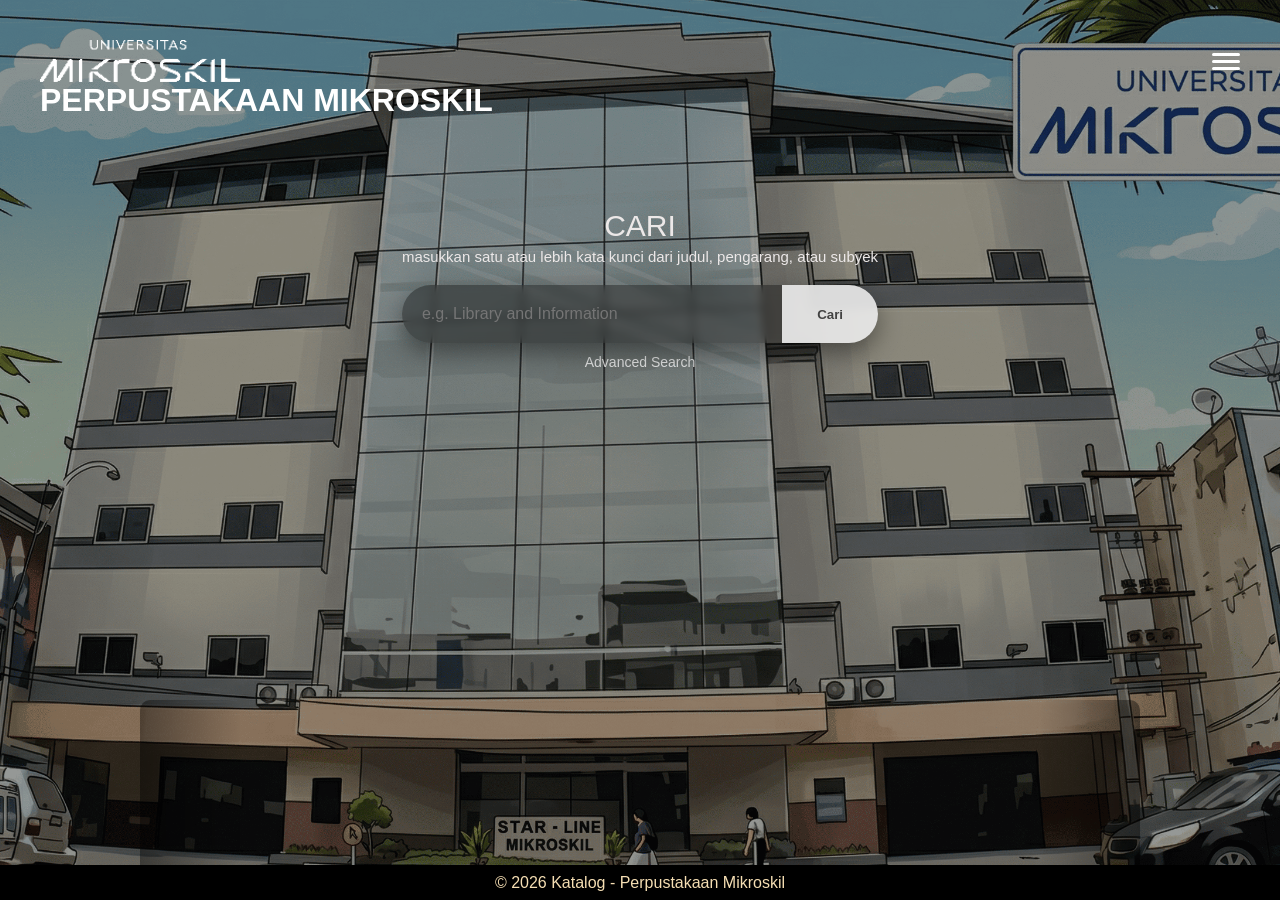
<file: index.html>
<!doctype html>
<html lang="en">

<head>
  <meta charset="UTF-8" />
  <meta name="viewport" content="width=device-width, initial-scale=1.0" />
  <title>Katalog Perpustakaan</title>
  <link rel="stylesheet" href="epelin commit/css/style-user.css" />
</head>

<body>
  <div id="bg-slide" class="bg-slide">
    <div class="bg-trans">
      <!-- ================= HEADER ================= -->
      <header class="navbar">
        <div class="navbar-inner">
          <!-- LOGO -->
          <a href="index.html" class="logo">
            
            <img src="src/logo mikro putih.webp" alt="Logo Mikro" />
          </a>

          <!-- HAMBURGER -->
          <input type="checkbox" id="navToggle" class="nav-toggle" />
          <label for="navToggle" class="hamburger">
            <span></span>
            <span></span>
            <span></span>
          </label>

          <!-- NAVIGATION -->
          <nav>
            <ul class="nav-menu">
              <li class="judul-nav">MENU</li>
              <li><a href="#" id="themeToggle">🌙 Dark Mode</a></li>
              <li><a href="index.html" class="active">Home</a></li>
              <li><a href="user-galeri.html">Galeri</a></li>
              <li><a href="user-contact.html">Contact Us</a></li>
              <li class="admin-menu"><a href="admin login.html">Login Admin</a></li>
            </ul>
          </nav>

          <div class="nav-overlay"></div>
        </div>

        <!-- HEADER CONTENT -->
        <div class="header-content">
          <h1>PERPUSTAKAAN MIKROSKIL</h1>
        </div>
      </header>

      <!-- ================= MAIN ================= -->
      <main>
        <!-- HERO / SEARCH -->
        <section class="hero">
          <div class="search-container">
            <h1>CARI</h1>
            <p>masukkan satu atau lebih kata kunci dari judul, pengarang, atau subyek</p>
            <div class="search-area">
              <div class="search" id="SearchInput">
                <input type="text" placeholder="e.g. Library and Information" autocomplete="off" aria-label="Cari judul buku" />
                <button id="SearchButton">Cari</button>
              </div>

              <!-- Riwayat muncul saat kolom pencarian diklik/fokus -->
              <div class="search-history" id="searchHistory" hidden>
                <div class="search-history-heading">
                  <span>Riwayat Pencarian</span>
                  <button type="button" id="clearSearchHistory">Hapus</button>
                </div>
                <ul id="searchHistoryList"></ul>
              </div>
            </div>

            <div class="advanced-btn">
              <a href="#" id="openAdvancedSearch">Advanced Search</a>
            </div>
          </div>
        </section>

        <!-- BOOK SLIDER -->
        <section class="book-slider">
          <div class="book-track" id="bookTrack"></div>
        </section>
      </main>

      <!-- ================= FOOTER ================= -->
      <footer>
        <p>&copy; 2026 Katalog - Perpustakaan Mikroskil</p>
      </footer>
    </div>
  </div>
  <!-- PERBAIKAN 3: Path JS disesuaikan (sejajar dengan index.html) -->
  <script src="./script.js"></script>
</body>

</html>
</file>
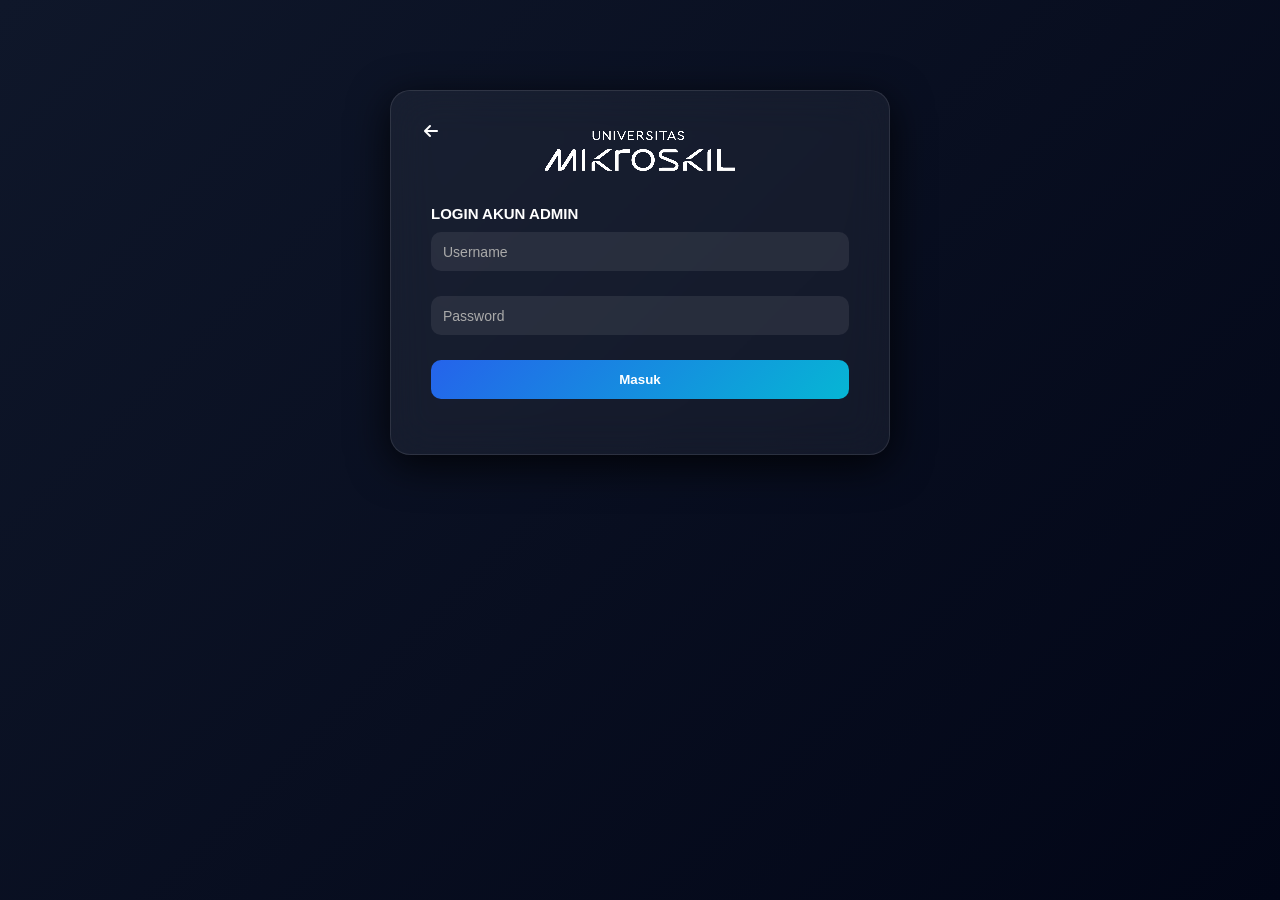
<file: admin login.html>
<!DOCTYPE html>
<html lang="en">

<head>
    <meta charset="UTF-8">
    <meta name="viewport" content="width=device-width, initial-scale=1.0">
    <title>Login</title>
    <link rel="stylesheet" href="https://cdnjs.cloudflare.com/ajax/libs/font-awesome/6.5.2/css/all.min.css">
    <link rel="stylesheet" href="./style-login.css">
</head>

<body>
    <div class="login-container">
        <form class="login-box" id="loginForm">
            <a href="index.html" class="back-circle">
                <i class="fa-solid fa-arrow-left"></i>
            </a>
            <img src="src/logo mikro putih.webp" alt="Logo Mikro">

            <h2>LOGIN AKUN ADMIN</h2>

            <div class="input-group">
                <input type="text" id="username" required>
                <label>Username</label>
            </div>

            <div class="input-group">
                <input type="password" id="password" required>
                <label>Password</label>
            </div>

            <button type="submit" class="button">
                Masuk
            </button>

            <p id="loginMessage"></p>
        </form>
    </div>
    <script src="./script-login.js"></script>
</body>

</html>
</file>
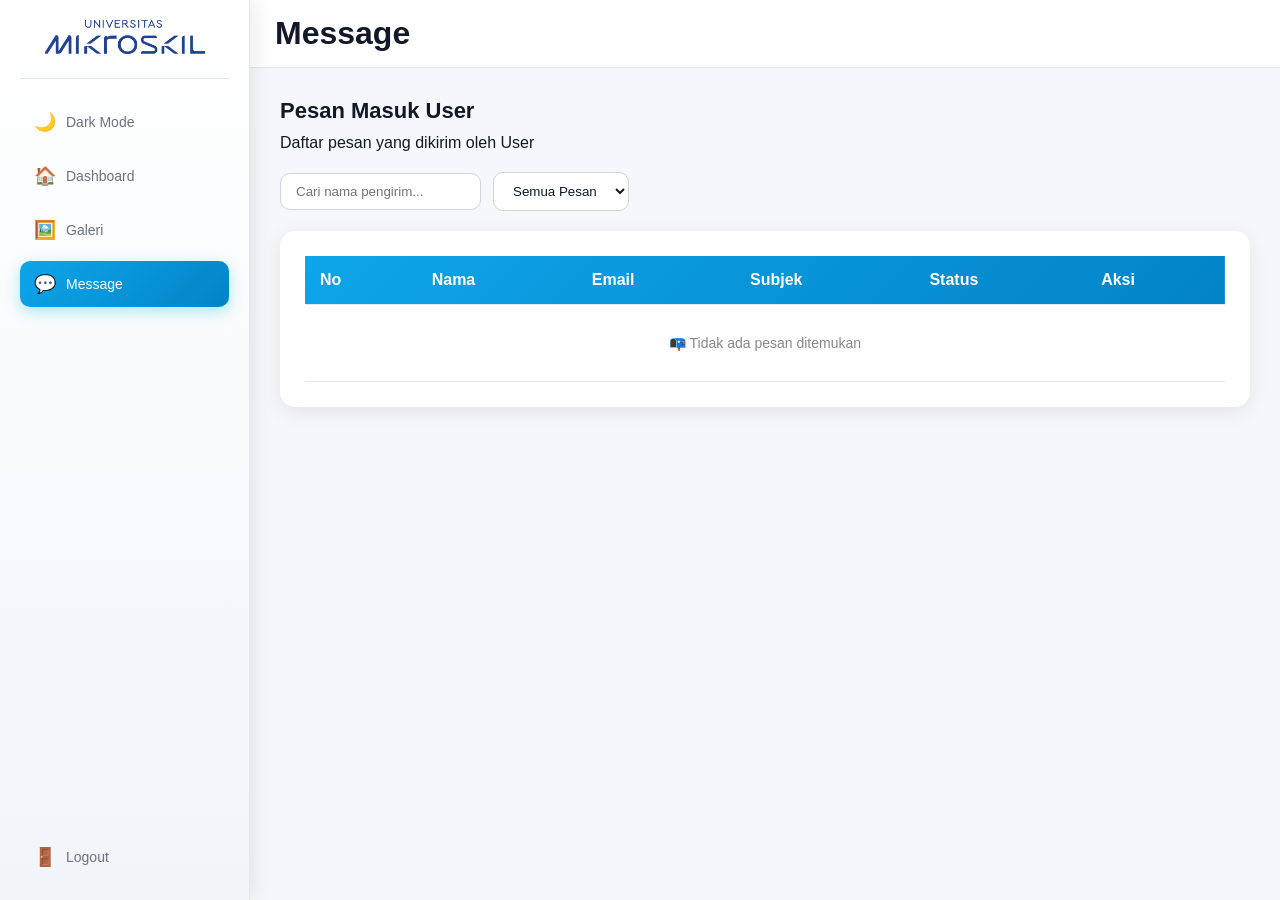
<file: admin-message.html>
<!doctype html>
<html lang="en">

<head>
  <meta charset="UTF-8" />
  <meta name="viewport" content="width=device-width, initial-scale=1.0" />
  <title>Katalog Perpustakaan</title>
  <link rel="stylesheet" href="./style-admin.css" />
</head>

<body>
  <div class="container">
    <input type="checkbox" id="navToggle" class="nav-toggle" />
    <!-- ================= SIDEBAR ================= -->
    <aside class="sidebar">

      <!-- LOGO -->
      <div class="logo">
        <a href="admin-home.html">
          <img src="src/logo mikro biru.webp" alt="Logo Mikro" />
        </a>
      </div>

      <!-- NAVIGATION -->
      <nav class="nav-menu">
        <ul>
          <li>
            <a href="#" id="themeToggle">
              <span>🌙</span> Dark Mode
            </a>
          </li>
          <li>
            <a href="admin-home.html">
              <span>🏠</span> Dashboard
            </a>
          </li>
          <li>
            <a href="admin-galeri.html">
              <span>🖼️</span> Galeri
            </a>
          </li>
          <li>
            <a href="admin-message.html" class="active">
              <span>💬</span> Message
              <span id="messageBadge" class="message-badge">0</span>
            </a>
          </li>
          <li>
            <a href="../../index.html">
              <span>🚪</span> Logout
            </a>
          </li>
        </ul>
      </nav>

    </aside>


    <!-- ================= MAIN CONTENT ================= -->
    <div class="main-content">

      <header class="topbar">
        <h1>Message</h1>
        <!-- HUBERGER -->
        <label for="navToggle" class="hamburger">
          <span></span>
          <span></span>
          <span></span>
        </label>
      </header>

      <main>

        <div class="gallery-header">
          <h2>Pesan Masuk User</h2>
          <p>Daftar pesan yang dikirim oleh User </p>
        </div>

        <!-- SEARCH -->
        <div class="gallery-controls">
          <input type="text" id="searchMessageInput" placeholder="Cari nama pengirim..." />
          <select id="filterStatus">
            <option value="">Semua Pesan</option>
            <option value="Belum Dibaca">Belum Dibaca</option>
            <option value="Sudah Dibaca">Sudah Dibaca</option>
          </select>
        </div>

        <!-- TABLE -->
        <div class="card table-container">
          <table class="message-table">

            <thead>
              <tr>
                <th>No</th>
                <th>Nama</th>
                <th>Email</th>
                <th>Subjek</th>
                <th>Status</th>
                <th>Aksi</th>
              </tr>
            </thead>

            <tbody id="messageTableBody"></tbody>

          </table>
        </div>

      </main>

    </div>
  </div>

  <!-- ================= POPUP DETAIL PESAN ================= -->
  <div id="messagePopup" class="message-popup">
    <div class="message-popup-content">

      <button id="closeMessagePopup" class="close-btn">
        &times;
      </button>

      <h2>Detail Pesan</h2>

      <div class="message-detail-card">

        <div class="message-header">
          <div class="message-avatar" id="detailAvatar"></div>

          <div class="message-header-info">
            <h3 id="detailNama"></h3>
            <p id="detailEmail"></p>
          </div>
        </div>

        <div class="message-meta">
          <div class="meta-item">
            <span>📌 Subjek</span>
            <strong id="detailSubjek"></strong>
          </div>

          <div class="meta-item">
            <span>📅 Tanggal</span>
            <strong id="detailTanggal"></strong>
          </div>
        </div>

        <div class="message-content">
          <h4>Isi Pesan</h4>
          <p id="detailPesan"></p>
        </div>

      </div>

    </div>
  </div>
  <script src="./script.js"></script>
</body>

</html>
</file>
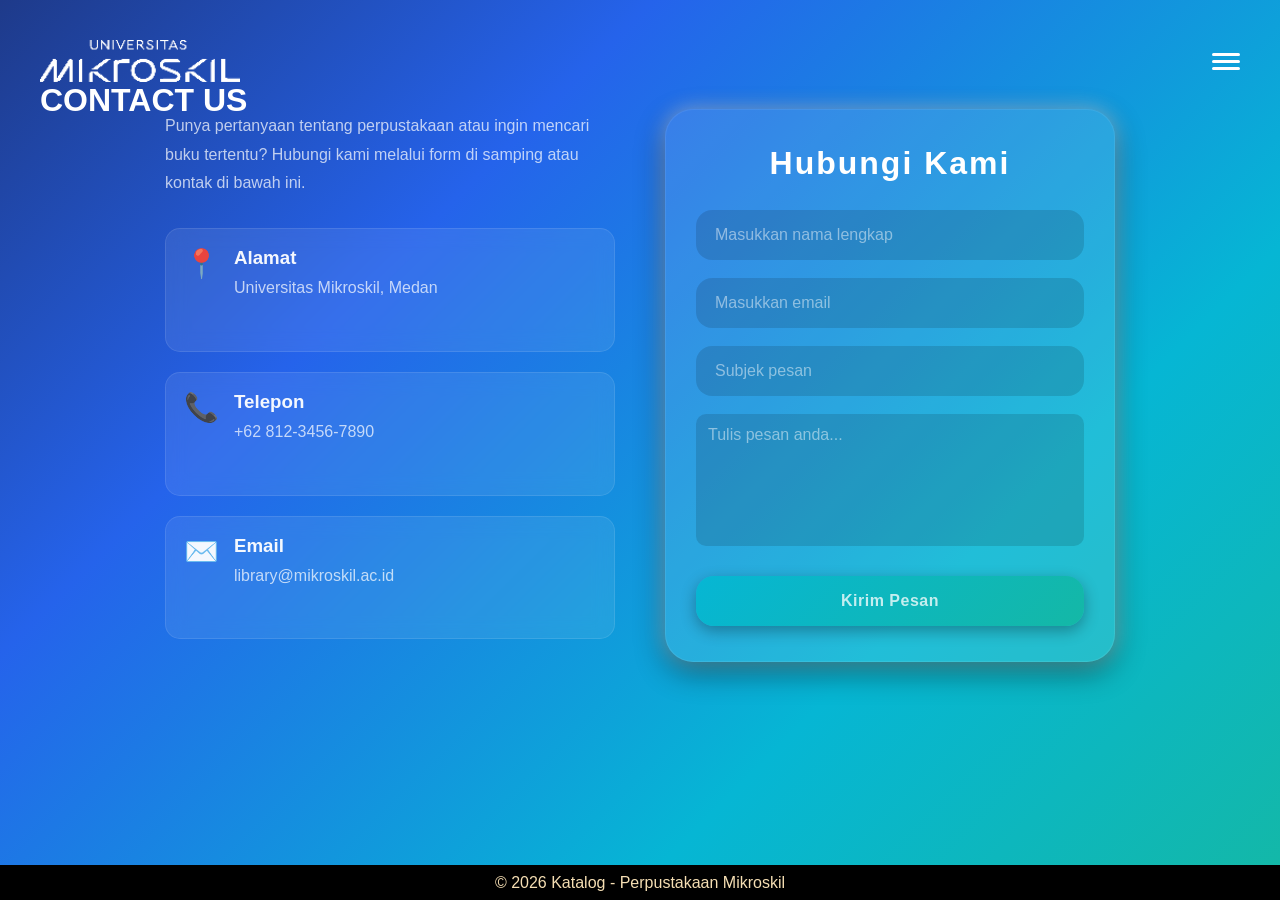
<file: user-contact.html>
<!doctype html>
<html lang="en">

<head>
    <meta charset="UTF-8" />
    <meta name="viewport" content="width=device-width, initial-scale=1.0" />
    <title>Galeri Koleksi - Perpustakaan Mikroskil</title>
    <link rel="stylesheet" href="./epelin%20commit/css/style-user.css" />
</head>

<body>
    <div class="bg-contact">
        <!-- ================= HEADER ================= -->
        <header class="navbar">
            <div class="navbar-inner">
                <!-- LOGO -->
                <a href="index.html" class="logo">
                    <img src="src/logo mikro putih.webp" alt="Logo Mikro" />
                </a>

                <!-- HAMBURGER -->
                <input type="checkbox" id="navToggle" class="nav-toggle" />
                <label for="navToggle" class="hamburger">
                    <span></span>
                    <span></span>
                    <span></span>
                </label>

                <!-- NAVIGATION -->
                <nav>
                    <ul class="nav-menu">
                        <li class="judul-nav">MENU</li>
                        <li><a href="#" id="themeToggle">🌙 Drak Mod</a></li>
                        <li><a href="index.html">Home</a></li>
                        <li><a href="user-galeri.html">Galeri</a></li>
                        <li><a href="user-contact.html" class="active">Contact Us</a></li>
                        <li class="admin-menu"><a href="admin-login.html">Login Admin</a></li>
                    </ul>
                </nav>

                <div class="nav-overlay"></div>
            </div>
            <!-- HEADER CONTENT -->
            <div class="header-content">
                <h1>CONTACT US</h1>
            </div>

        </header>


        <!-- ================= MAIN ================= -->
        <main>

            <section class="contact-wrapper">

                <!-- LEFT -->
                <div class="contact-info">

                    <p>
                        Punya pertanyaan tentang perpustakaan atau ingin mencari buku tertentu?
                        Hubungi kami melalui form di samping atau kontak di bawah ini.
                    </p>

                    <div class="info-box">
                        <span>📍</span>
                        <div>
                            <h3>Alamat</h3>
                            <p>Universitas Mikroskil, Medan</p>
                        </div>
                    </div>

                    <div class="info-box">
                        <span>📞</span>
                        <div>
                            <h3>Telepon</h3>
                            <p>+62 812-3456-7890</p>
                        </div>
                    </div>

                    <div class="info-box">
                        <span>✉️</span>
                        <div>
                            <h3>Email</h3>
                            <p>library@mikroskil.ac.id</p>
                        </div>
                    </div>

                </div>

                <!-- RIGHT -->
                <div class="pop-up-container contact-card">

                    <h2>Hubungi Kami</h2>

                    <form id="contactForm">

                        <input type="text" id="nama" placeholder="Masukkan nama lengkap" required>

                        <input type="email" id="email" placeholder="Masukkan email" required>

                        <input type="text" id="subject" placeholder="Subjek pesan" required>

                        <textarea id="message" placeholder="Tulis pesan anda..." rows="6" required></textarea>

                        <button type="submit">
                            Kirim Pesan
                        </button>

                    </form>

                </div>

            </section>

        </main>
    </div>

    <footer>
        <p>&copy; 2026 Katalog - Perpustakaan Mikroskil</p>
    </footer>


    <script src="./script.js"></script>
</body>

</html>
</file>
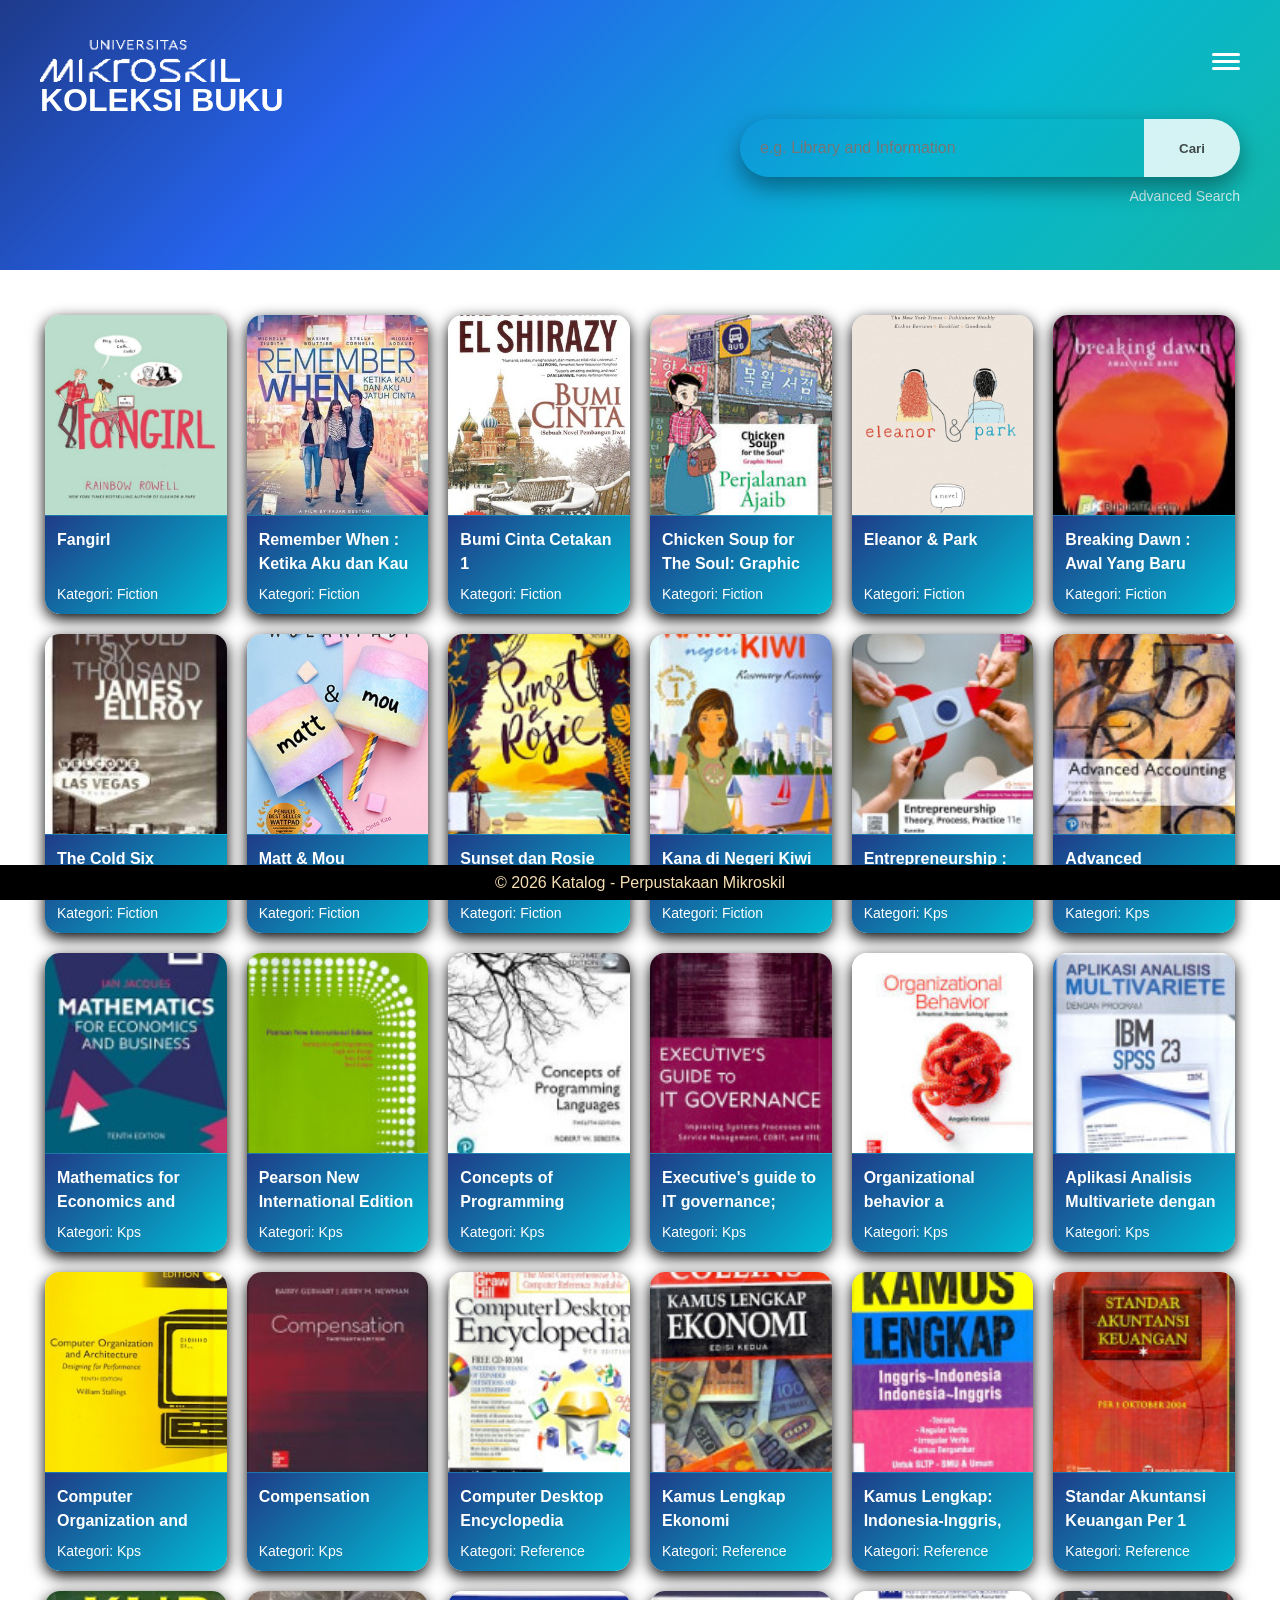
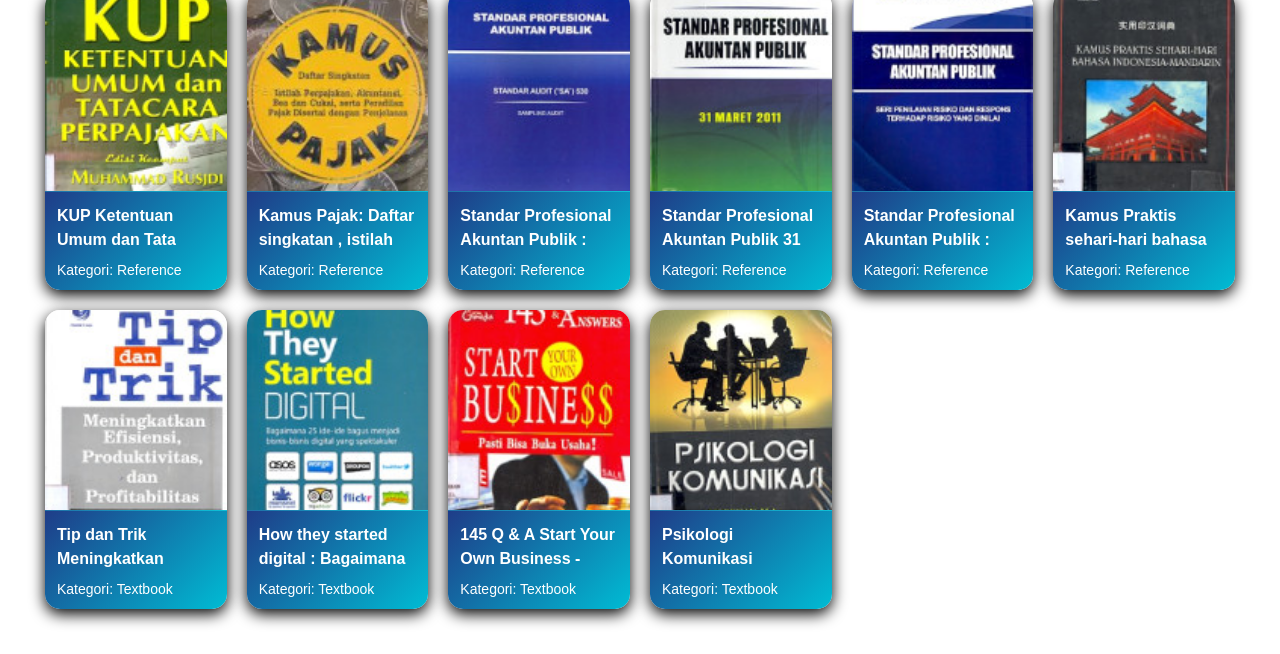
<file: user-galeri.html>
<!doctype html>
<html lang="en">

<head>
    <meta charset="UTF-8" />
    <meta name="viewport" content="width=device-width, initial-scale=1.0" />
    <title>Galeri Koleksi - Perpustakaan Mikroskil</title>
    <link rel="stylesheet" href="./epelin%20commit/css/style-user.css" />
</head>

<body>
    <div class="bg-header-galeri">
        <!-- ================= HEADER ================= -->
        <header class="navbar">
            <div class="navbar-inner">
                <!-- LOGO -->
                <a href="index.html" class="logo">
                    <img src="src/logo mikro putih.webp" alt="Logo Mikro" />
                </a>

                <!-- HAMBURGER -->
                <input type="checkbox" id="navToggle" class="nav-toggle" />
                <label for="navToggle" class="hamburger">
                    <span></span>
                    <span></span>
                    <span></span>
                </label>

                <!-- NAVIGATION -->
                <nav>
                    <ul class="nav-menu">
                        <li class="judul-nav">MENU</li>
                        <li><a href="#" id="themeToggle">🌙 Dark Mode</a></li>
                        <li><a href="index.html">Home</a></li>
                        <li><a href="user-galeri.html" class="active">Galeri</a></li>
                        <li><a href="user-contact.html">Contact Us</a></li>
                        <li class="admin-menu"><a href="admin%20login.html">Login Admin</a></li>
                    </ul>
                </nav>

                <div class="nav-overlay"></div>
            </div>
            <!-- HEADER CONTENT -->
            <div class="header-content">
                <h1>KOLEKSI BUKU</h1>
            </div>

            <div class="user-controls">
                <div class="search-area">
                    <div class="search" id="SearchInput">
                        <input type="text" placeholder="e.g. Library and Information" autocomplete="off" aria-label="Cari judul buku" />
                        <button id="SearchButton">Cari</button>
                    </div>
                    <!-- Riwayat pencarian tampil saat kolom pencarian diklik -->
                    <div class="search-history" id="searchHistory" hidden>
                        <div class="search-history-heading">
                            <span>Riwayat Pencarian</span>
                            <button type="button" id="clearSearchHistory">Hapus Semua</button>
                        </div>
                        <ul id="searchHistoryList"></ul>
                    </div>
                </div>
                <div class="advanced-btn">
                    <a href="#" id="openAdvancedSearch">Advanced Search</a>
                </div>
            </div>

    </div>
    </header>
    </div>
    <main class="galeri-container">
        <div class="book-grid" id="bookGridUser"></div>
    </main>

    <footer>
        <p>&copy; 2026 Katalog - Perpustakaan Mikroskil</p>
    </footer>
    <form id="advancedModal" class="advanced-modal">
        <div class="advanced-content">

            <button type="button" class="close-advanced">&times;</button>
            <h2>🔍 Advanced Search</h2>
            <div class="advanced-form">
                <div class="form-group">
                    <label>Judul Buku</label>
                    <input type="text" id="filterTitle" placeholder="e.g. Pemrograman Web">
                </div>
                <div class="form-group">
                    <label>Kategori</label>
                    <select id="filterCategory">
                        <option value="" selected>Semua Kategori</option>
                        <option value="Fiction">Fiction</option>
                        <option value="Kps">Kps</option>
                        <option value="Reference">Reference</option>
                        <option value="Textbook">Textbook</option>
                    </select>
                </div>
                <div class="form-group">
                    <label>Pengarang</label>
                    <input type="text" id="filterAuthor" placeholder="e.g. Ucok Baba">
                </div>

                <div class="form-group">
                    <label>Penerbit</label>
                    <input type="text" id="filterPublisher" placeholder="e.g. Grandmedia">
                </div>

                <div class="form-group">
                    <label>Tahun Terbit</label>
                    <input type="text" id="filterYear" maxlength="4" placeholder="e.g. 2024">
                </div>

                <button type="submit" id="btnAdvancedSearch" class="btn-search">
                    Cari Buku
                </button>

            </div>
        </div>
    </form>
    <script src="./script.js"></script>
</body>

</html>
</file>
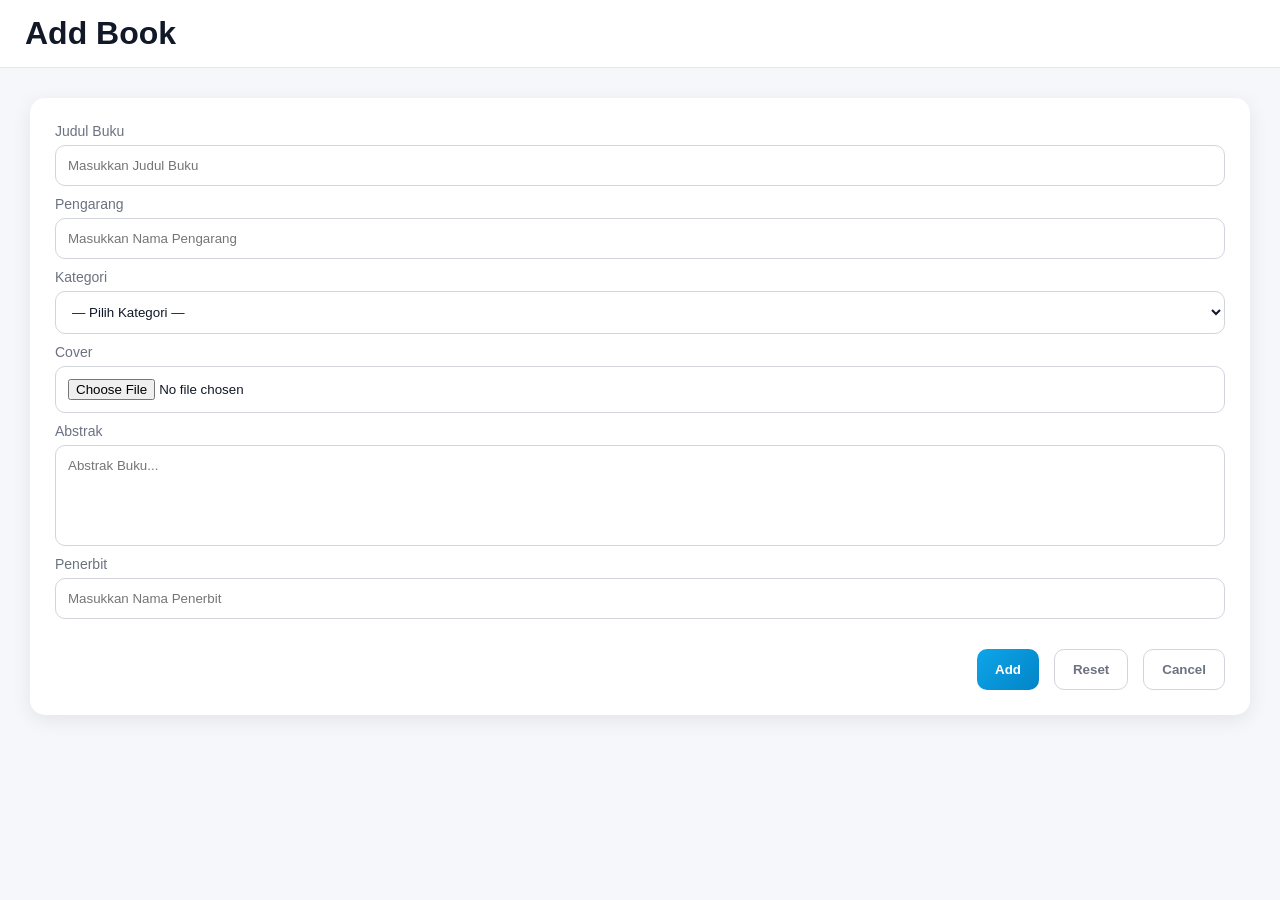
<file: epelin commit/src/admin-add-book.html>
<!DOCTYPE html>
<html lang="en">

<head>
  <meta charset="UTF-8" />
  <meta name="viewport" content="width=device-width, initial-scale=1.0" />
  <title>Katalog Perpustakaan</title>
  <link rel="stylesheet" href="../../style-admin.css" />
</head>

<body>
  <div class="container">
    <div class="main-content-add-book">

      <!-- HEADER -->
      <header class="topbar">
        <h1>Add Book</h1>
        <!-- HUBERGER -->
        <label for="navToggle" class="hamburger">
          <span></span>
          <span></span>
          <span></span>
        </label>
      </header>

      <!-- MAIN -->
      <main>

        <section class="card">

          <form id="formTambah" action="#" method="get" class="form-card">

            <!-- JUDUL -->
            <div class="form-group">
              <label for="judul_buku">Judul Buku</label>
              <input type="text" id="judul_buku" name="judul_buku" placeholder="Masukkan Judul Buku" />
            </div>

            <!-- PENGARANG -->
            <div class="form-group">
              <label for="pengarang">Pengarang</label>
              <input type="text" id="pengarang" name="pengarang" placeholder="Masukkan Nama Pengarang" />
            </div>

            <!-- KATEGORI -->
            <div class="form-group">
              <label for="kategori">Kategori</label>
              <select id="kategori" name="kategori" required>
                <option value="">— Pilih Kategori —</option>
                <option value="All">All</option>
                <option value="Fiction">Fiction</option>
                <option value="Kps">KPS</option>
                <option value="Reference">Reference</option>
                <option value="Textbook">Text Book</option>
              </select>
            </div>

            <!-- COVER -->
            <div class="form-group">
              <label for="cover">Cover</label>
              <input type="file" id="cover" name="cover" />
            </div>

            <!-- ABSTRAK -->
            <div class="form-group full">
              <label for="abstrak">Abstrak</label>
              <textarea id="abstrak" name="abstrak" rows="5" placeholder="Abstrak Buku..."></textarea>
            </div>


            <!-- PENERBIT -->
            <div class="form-group">
              <label for="penerbit">Penerbit</label>
              <input type="text" id="penerbit" name="penerbit" placeholder="Masukkan Nama Penerbit" />
            </div>


            <!-- ACTION -->
            <div class="form-actions">
              <button type="submit" class="btn btn-primary" onclick="addBook()">Add</button>
              <button type="reset" class="btn btn-outline">Reset</button>
              <button type="button" class="btn btn-outline" onclick="cancelEdit()">Cancel</button>
            </div>

            <!-- ERROR -->
            <div id="formError" style="color: red;"></div>

          </form>

        </section>

      </main>

    </div>

  </div>

  <script src="../../script.js"></script>
</body>

</html>
</file>
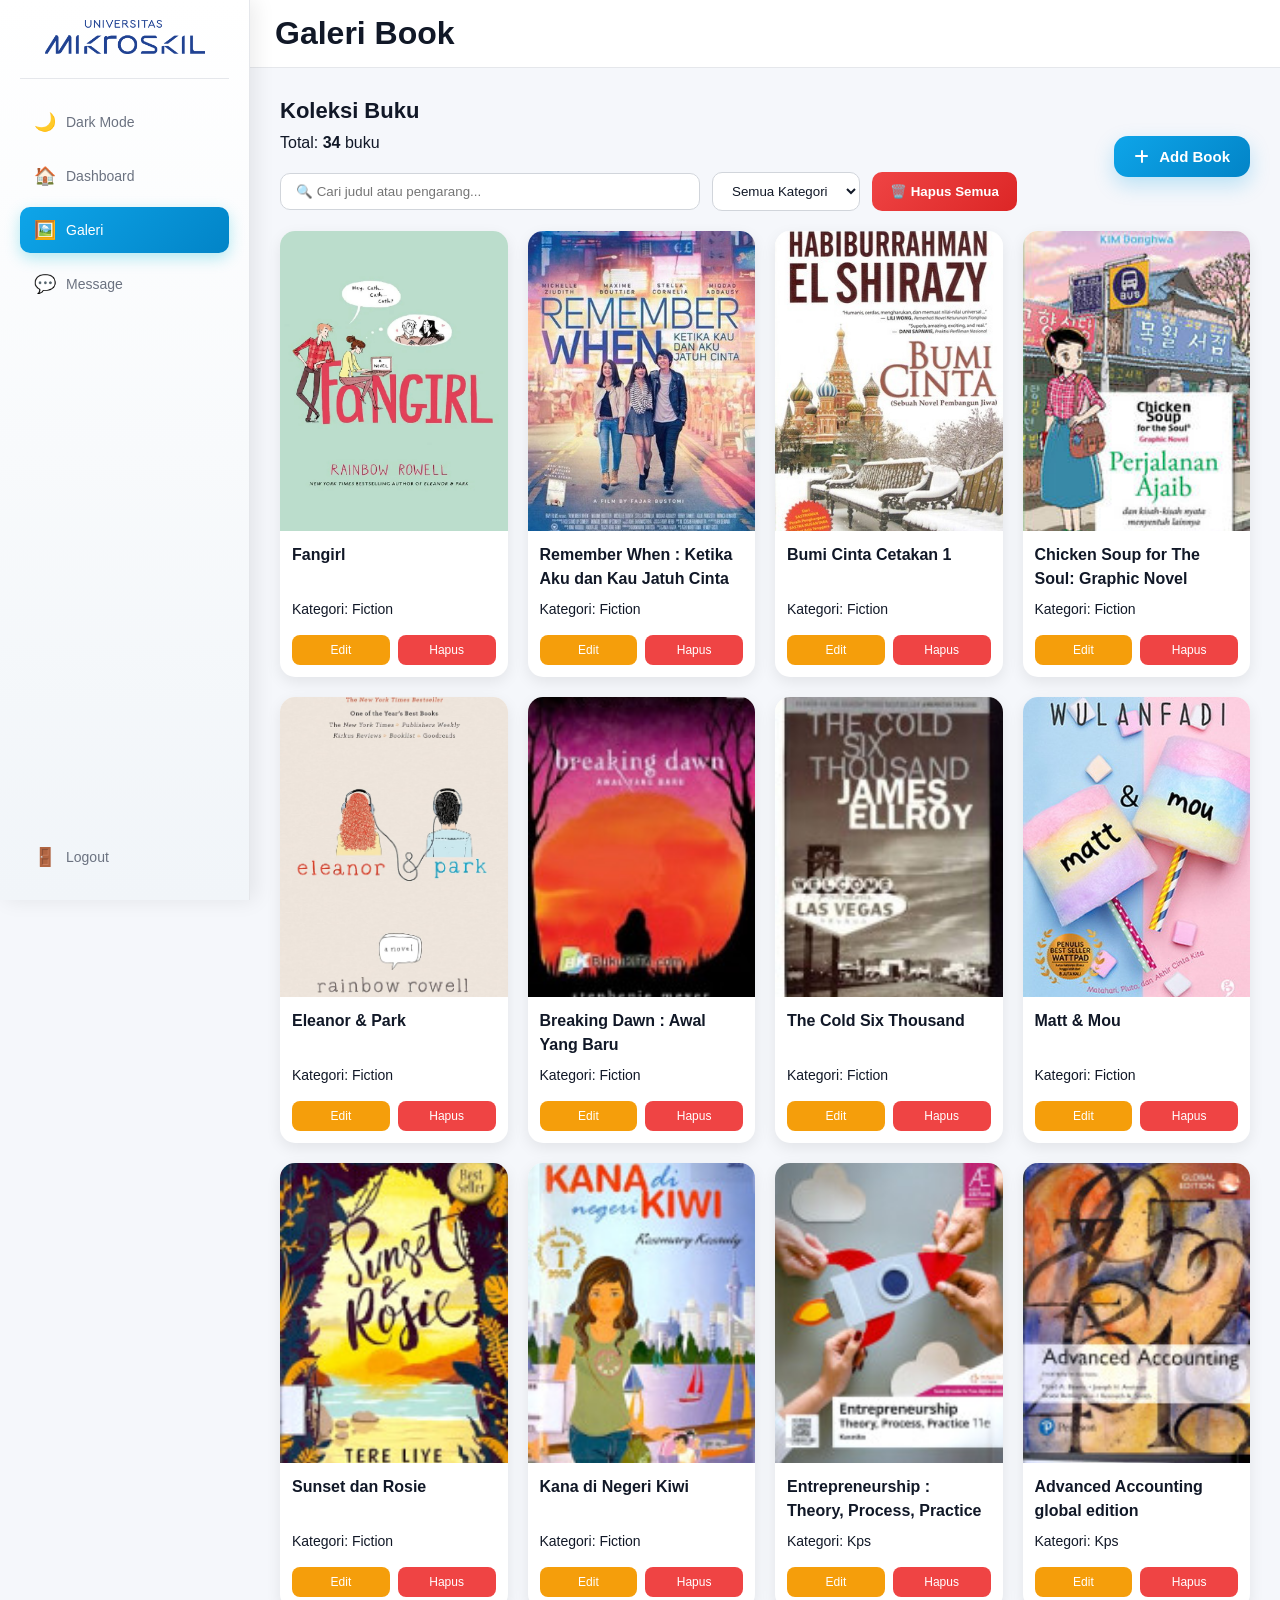
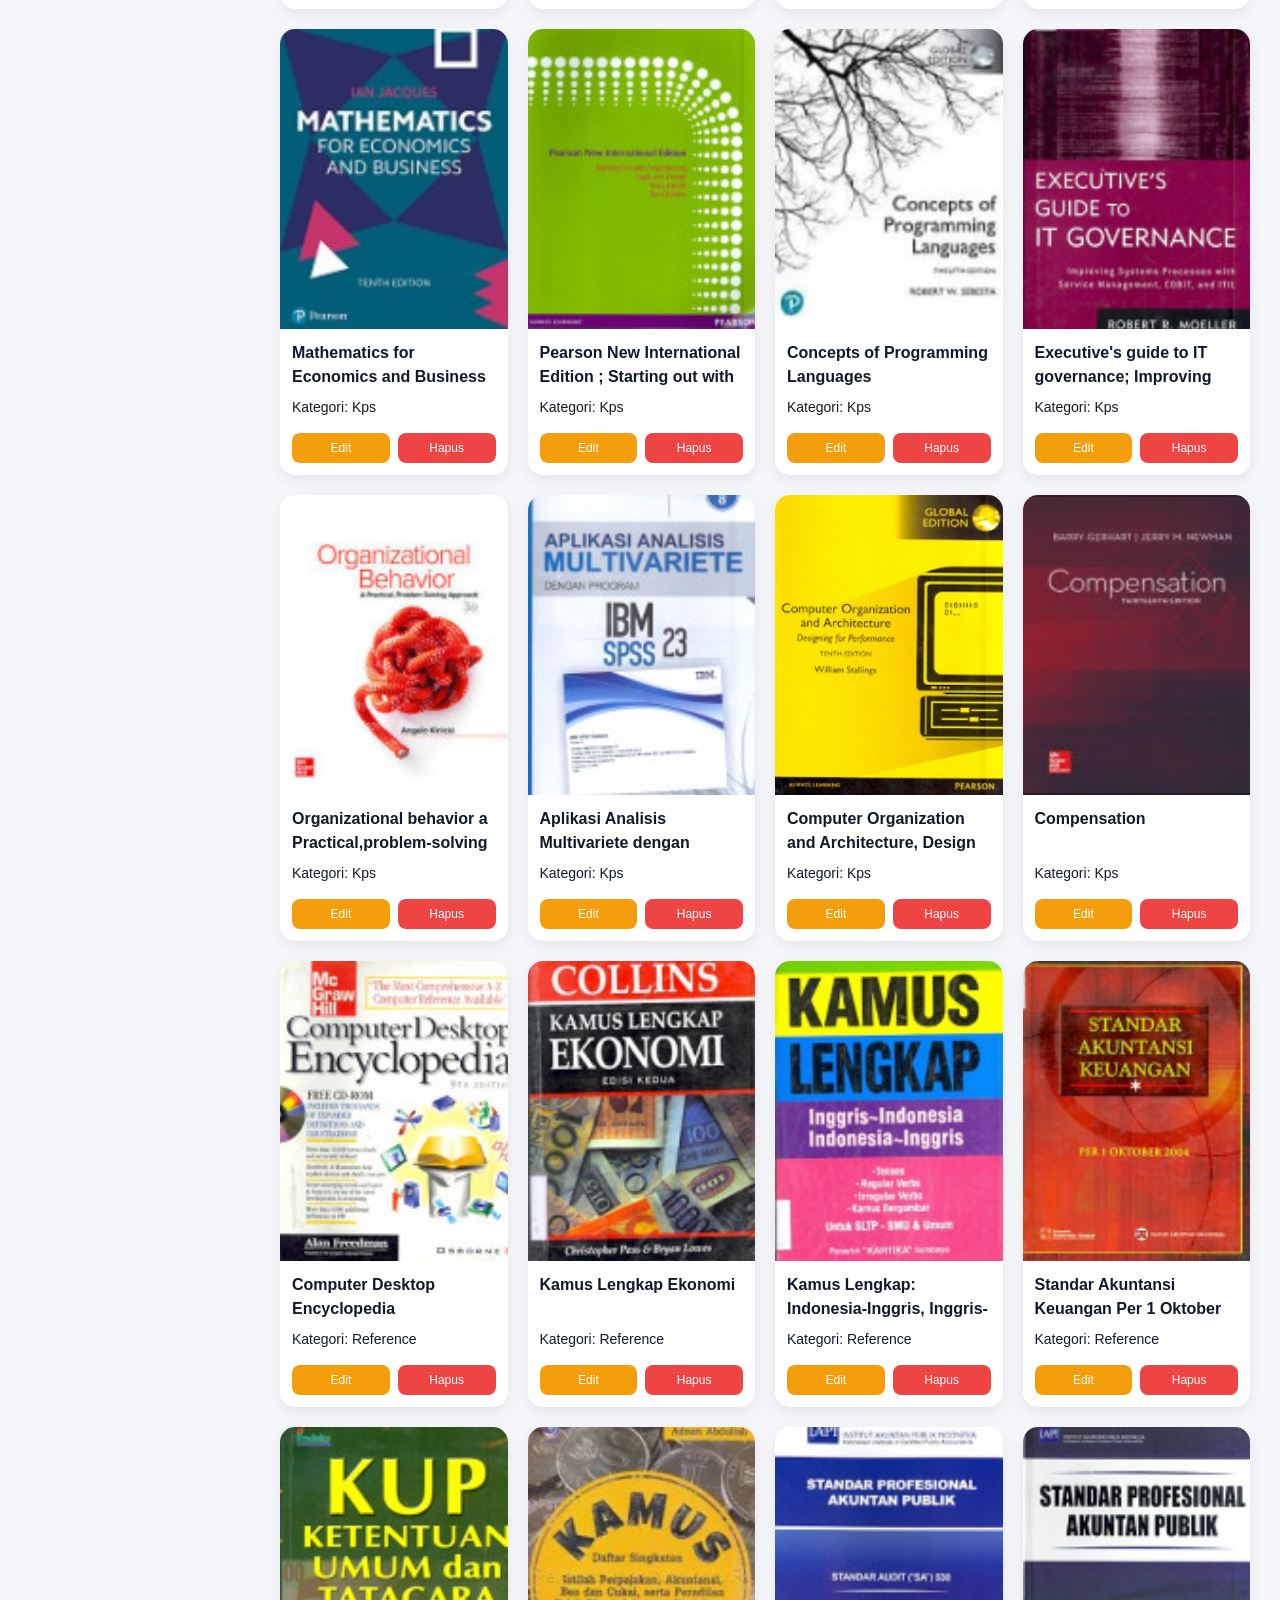
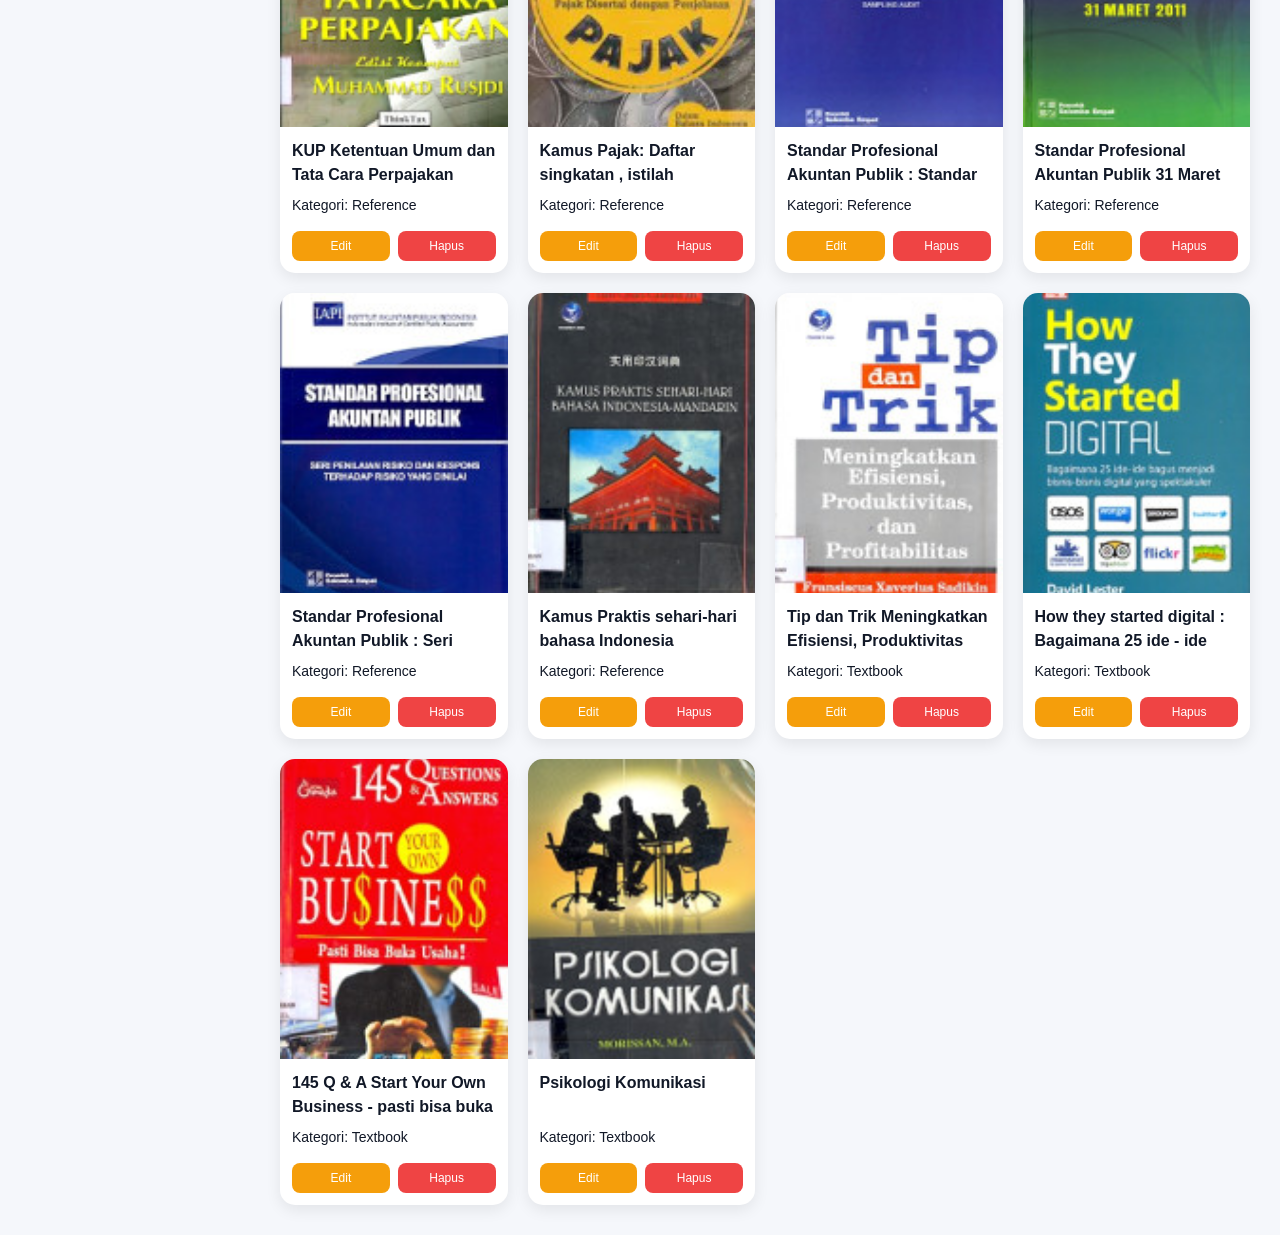
<file: epelin commit/src/admin-galeri.html>
<!doctype html>
<html lang="en">

<head>
  <meta charset="UTF-8" />
  <meta name="viewport" content="width=device-width, initial-scale=1.0" />
  <title>Katalog Perpustakaan</title>
  <link rel="stylesheet" href="https://cdnjs.cloudflare.com/ajax/libs/font-awesome/6.5.2/css/all.min.css">
  <link rel="stylesheet" href="../../style-admin.css" />
</head>

<body>
  <div class="container">
    <input type="checkbox" id="navToggle" class="nav-toggle" />
    <!-- ================= SIDEBAR ================= -->
    <aside class="sidebar">

      <!-- LOGO -->
      <div class="logo">
        <a href="admin-home.html">
          <img src="../../src/logo mikro biru.webp" alt="Logo Mikro" />
        </a>
      </div>

      <!-- NAVIGATION -->
      <nav class="nav-menu">
        <ul>
          <li>
            <a href="#" id="themeToggle">
              <span>🌙</span> Dark Mode
            </a>
          </li>
          <li>
            <a href="admin-home.html">
              <span>🏠</span> Dashboard
            </a>
          </li>
          <li>
            <a href="admin-galeri.html" class="active">
              <span>🖼️</span> Galeri
            </a>
          </li>
          <li>
            <a href="admin-message.html">
              <span>💬</span> Message
              <span id="messageBadge" class="message-badge">0</span>
            </a>
          </li>
          <li>
            <a href="../../index.html">
              <span>🚪</span> Logout
            </a>
          </li>
        </ul>
      </nav>

    </aside>


    <!-- ================= MAIN CONTENT ================= -->
    <div class="main-content">

      <header class="topbar">
        <h1>Galeri Book</h1>
        <!-- HUBERGER -->
        <label for="navToggle" class="hamburger">
          <span></span>
          <span></span>
          <span></span>
        </label>
      </header>

      <main>
        <section>
          <div class="gallery-header">
            <h2>Koleksi Buku</h2>
            <p>Total: <strong id="dataCount">0</strong> buku</p>
          </div>

          <!-- CONTROLS: SEARCH + FILTER + HAPUS SEMUA -->
          <div class="gallery-controls">

            <div class="admin-gallery-search-wrap">
              <input type="text" id="searchInput" placeholder="🔍 Cari judul atau pengarang..." autocomplete="off" aria-label="Cari judul atau pengarang" />
              <div class="admin-search-history" id="adminSearchHistory" hidden>
                <div class="admin-search-history-heading">
                  <span>Riwayat Pencarian</span>
                  <button type="button" id="clearAdminSearchHistory">Hapus Semua</button>
                </div>
                <ul id="adminSearchHistoryList"></ul>
              </div>
            </div>

            <select id="filterKategori">
              <option value="">Semua Kategori</option>
              <option value="Fiction">Fiction</option>
              <option value="Kps">KPS</option>
              <option value="Reference">Reference</option>
              <option value="Textbook">Text Book</option>
            </select>

            <button id="btnHapusSemua">🗑️ Hapus Semua</button>

            <div class="btn-add">
              <a href="admin-add-book.html">
                <i class="fa-solid fa-plus"></i>
                <span>Add Book</span>
              </a>
            </div>
          </div>

          <!-- GRID BOOK -->
          <div class="book-grid" id="bookGridAdmin"></div>
        </section>
      </main>

    </div>
  </div>
  <script src="../../script.js"></script>
</body>

</html>
</file>
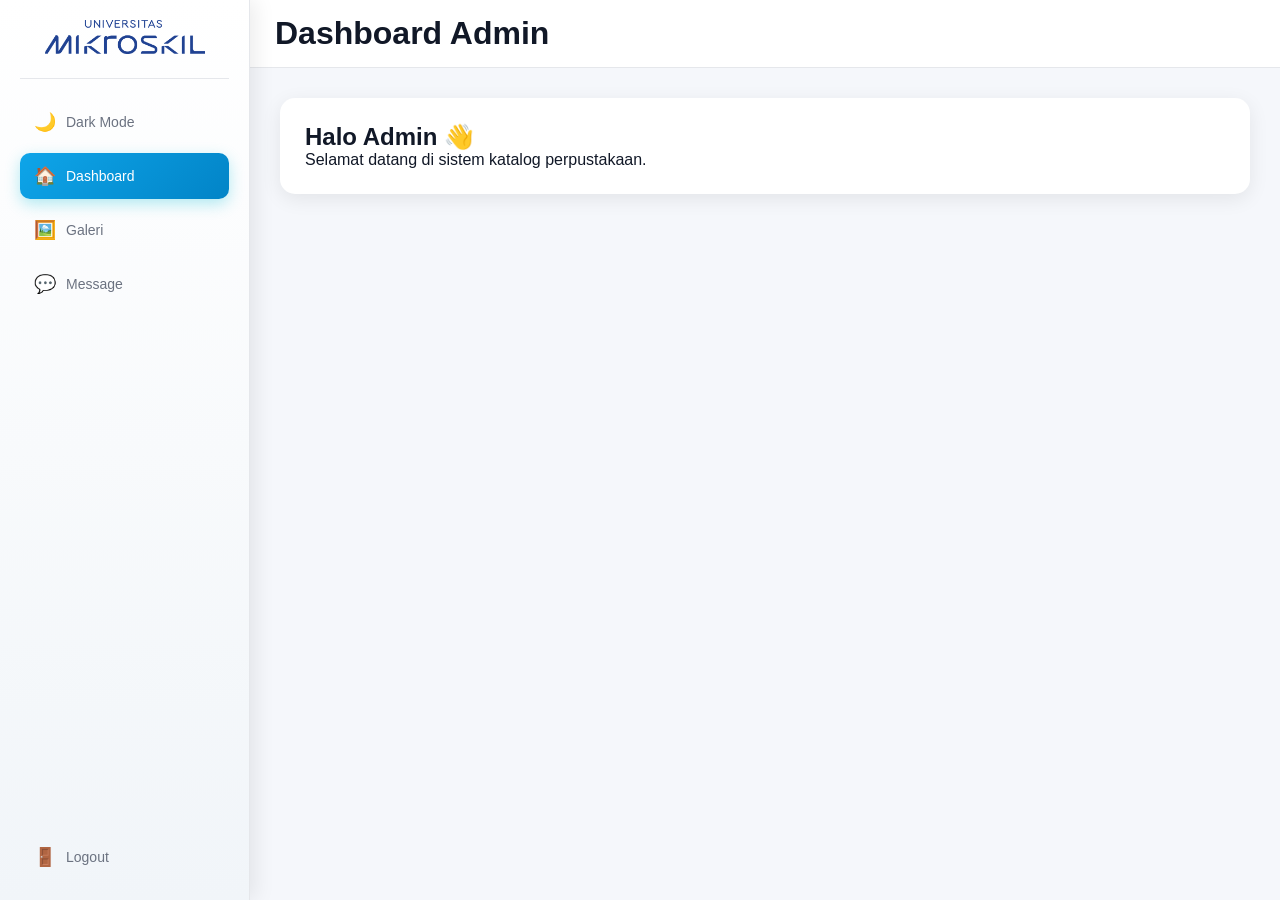
<file: epelin commit/src/admin-home.html>
<!doctype html>
<html lang="en">

<head>
  <meta charset="UTF-8" />
  <meta name="viewport" content="width=device-width, initial-scale=1.0" />
  <title>Katalog Perpustakaan</title>
  <link rel="stylesheet" href="../../style-admin.css" />
</head>

<body>
  <div class="container">
    <input type="checkbox" id="navToggle" class="nav-toggle" />
    <!-- ================= SIDEBAR ================= -->
    <aside class="sidebar">

      <!-- LOGO -->
      <div class="logo">
        <a href="admin-home.html">
          <img src="../../src/logo mikro biru.webp" alt="Logo Mikro" />
        </a>
      </div>

      <!-- NAVIGATION -->
      <nav class="nav-menu">
        <ul>
          <li>
            <a href="#" id="themeToggle">
              <span>🌙</span> Dark Mode
            </a>
          </li>
          <li>
            <a href="admin-home.html" class="active">
              <span>🏠</span> Dashboard
            </a>
          </li>
          <li>
            <a href="admin-galeri.html">
              <span>🖼️</span> Galeri
            </a>
          </li>
          <li>
            <a href="admin-message.html">
              <span>💬</span> Message
              <span id="messageBadge" class="message-badge">0</span>
            </a>
          </li>
          <li>
            <a href="../../index.html">
              <span>🚪</span> Logout
            </a>
          </li>
        </ul>
      </nav>

    </aside>

    <!-- ================= MAIN CONTENT ================= -->
    <div class="main-content">

      <!-- HEADER -->
      <header class="topbar">
        <h1>Dashboard Admin</h1>
        <!-- HUBERGER -->
        <label for="navToggle" class="hamburger">
          <span></span>
          <span></span>
          <span></span>
        </label>
      </header>

      <!-- MAIN -->
      <main>

        <!-- CARD WELCOME -->
        <section class="card">
          <h2>Halo Admin 👋</h2>
          <p>Selamat datang di sistem katalog perpustakaan.</p>
        </section>

      </main>

    </div>

  </div>

  <script src="../../script.js"></script>
</body>

</html>
</file>
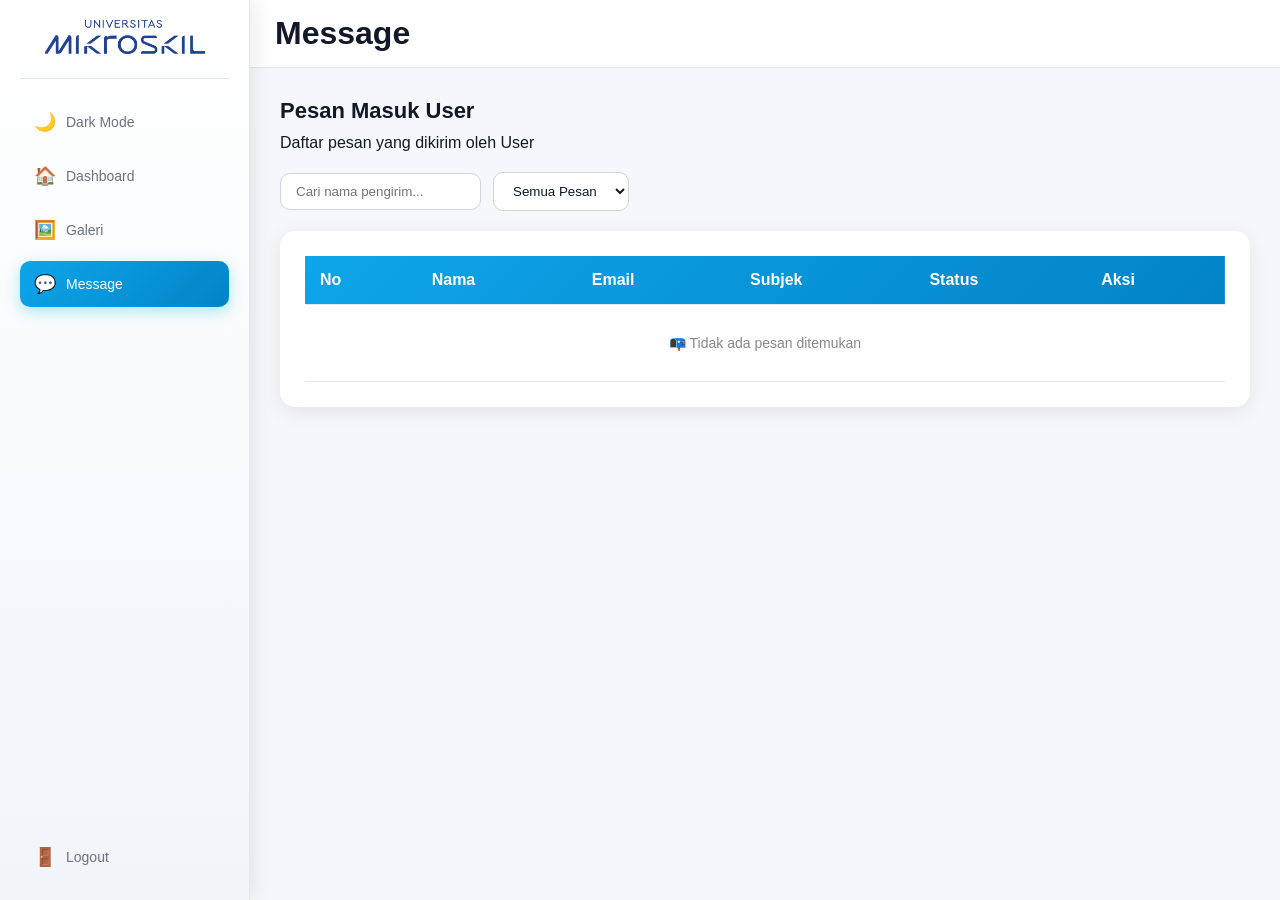
<file: epelin commit/src/admin-message.html>
<!doctype html>
<html lang="en">

<head>
  <meta charset="UTF-8" />
  <meta name="viewport" content="width=device-width, initial-scale=1.0" />
  <title>Katalog Perpustakaan</title>
  <link rel="stylesheet" href="../../style-admin.css" />
</head>

<body>
  <div class="container">
    <input type="checkbox" id="navToggle" class="nav-toggle" />
    <!-- ================= SIDEBAR ================= -->
    <aside class="sidebar">

      <!-- LOGO -->
      <div class="logo">
        <a href="admin-home.html">
          <img src="../../src/logo mikro biru.webp" alt="Logo Mikro" />
        </a>
      </div>

      <!-- NAVIGATION -->
      <nav class="nav-menu">
        <ul>
          <li>
            <a href="#" id="themeToggle">
              <span>🌙</span> Dark Mode
            </a>
          </li>
          <li>
            <a href="admin-home.html">
              <span>🏠</span> Dashboard
            </a>
          </li>
          <li>
            <a href="admin-galeri.html">
              <span>🖼️</span> Galeri
            </a>
          </li>
          <li>
            <a href="admin-message.html" class="active">
              <span>💬</span> Message
              <span id="messageBadge" class="message-badge">0</span>
            </a>
          </li>
          <li>
            <a href="../../index.html">
              <span>🚪</span> Logout
            </a>
          </li>
        </ul>
      </nav>

    </aside>


    <!-- ================= MAIN CONTENT ================= -->
    <div class="main-content">

      <header class="topbar">
        <h1>Message</h1>
        <!-- HUBERGER -->
        <label for="navToggle" class="hamburger">
          <span></span>
          <span></span>
          <span></span>
        </label>
      </header>

      <main>

        <div class="gallery-header">
          <h2>Pesan Masuk User</h2>
          <p>Daftar pesan yang dikirim oleh User </p>
        </div>

        <!-- SEARCH -->
        <div class="gallery-controls">
          <input type="text" id="searchMessageInput" placeholder="Cari nama pengirim..." />
          <select id="filterStatus">
            <option value="">Semua Pesan</option>
            <option value="Belum Dibaca">Belum Dibaca</option>
            <option value="Sudah Dibaca">Sudah Dibaca</option>
          </select>
        </div>

        <!-- TABLE -->
        <div class="card table-container">
          <table class="message-table">

            <thead>
              <tr>
                <th>No</th>
                <th>Nama</th>
                <th>Email</th>
                <th>Subjek</th>
                <th>Status</th>
                <th>Aksi</th>
              </tr>
            </thead>

            <tbody id="messageTableBody"></tbody>

          </table>
        </div>

      </main>

    </div>
  </div>

  <!-- ================= POPUP DETAIL PESAN ================= -->
  <div id="messagePopup" class="message-popup">
    <div class="message-popup-content">

      <button id="closeMessagePopup" class="close-btn">
        &times;
      </button>

      <h2>Detail Pesan</h2>

      <div class="message-detail-card">

        <div class="message-header">
          <div class="message-avatar" id="detailAvatar"></div>

          <div class="message-header-info">
            <h3 id="detailNama"></h3>
            <p id="detailEmail"></p>
          </div>
        </div>

        <div class="message-meta">
          <div class="meta-item">
            <span>📌 Subjek</span>
            <strong id="detailSubjek"></strong>
          </div>

          <div class="meta-item">
            <span>📅 Tanggal</span>
            <strong id="detailTanggal"></strong>
          </div>
        </div>

        <div class="message-content">
          <h4>Isi Pesan</h4>
          <p id="detailPesan"></p>
        </div>

      </div>

    </div>
  </div>
  <script src="../../script.js"></script>
</body>

</html>
</file>
<file: epelin commit/css/style-user.css>
/* ================= THEME TRANSITION ================= */
body,
.nav-menu,
.search,
.search input,
.search button,
.book-card,
.book-info,
.pop-up-container,
footer,
.nav-menu li a,
.bg-header-galeri,
.pop-up-container input,
select.komponen-advanced {
  transition:
    background 0.4s ease,
    background-color 0.4s ease,
    color 0.4s ease,
    border-color 0.4s ease,
    box-shadow 0.4s ease;
}

.dark-mode {
  --text: #000000;
  --body-bg: #0f172a;
  --overlay-dark: rgba(0, 0, 0, 0.6);
  --overlay-dark-light: rgba(255, 255, 255, 0.105);
  --overlay-dark-strong: rgba(0, 0, 0, 0.75);
  --glass-white: rgba(255, 255, 255, 0.06);
  --glass-border: rgba(255, 255, 255, 0.12);
  --glass-hover: rgba(255, 255, 255, 0.12);
  --glass-active: rgba(255, 255, 255, 0.18);
  --text-primary: #f8fafc;
  --text-secondary: #cbd5e1;
  --search-bg: rgba(0, 0, 0, 0.203);
  --search-focus: rgba(0, 0, 0, 0.53);
  --search-btn: rgba(0, 0, 0, 0.998);
  --search-btn-hover: rgb(255, 255, 255);
  --search-text: rgba(255, 255, 255, 0.855);
  --search-text-hover: rgba(0, 0, 0, 0.814);
  --shadow-dark: rgba(0, 0, 0, 0.5);
  --shadow-strong: rgba(0, 0, 0, 0.7);
  --shadow-card: rgba(0, 0, 0, 0.201);
  --shadow-hover: rgba(0, 0, 0, 0.6);
  --bg-card: #2a2a2a;
  --gradient-blue: #0f172a;
  --gradient-blue-light: #1e293b;
  --gradient-cyan: #0f766e;
  --gradient-teal: #134e4a;
  --gradient-card-1: #1e293b;
  --gradient-card-2: #0f766e;
  --popup-bg: rgba(9, 9, 9, 0.234);
  --popup-input: rgba(255, 255, 255, 0.08);
  --popup-input-hover: rgba(255, 255, 255, 0.14);
  --popup-border: rgba(255, 255, 255, 0.12);
  --popup-text: #ffffff;
  --popup-placeholder: rgba(255, 255, 255, 0.45);
  --popup-btn-bg: #ffffff;
  --popup-btn-text: #000000;
  --popup-option-bg: #1f1f1f;
  --popup-option-text: #ffffff;
  --footer-bg: #020617;
}

:root {
  --text: #000000;
  --body-bg: #ffffff;
  --overlay-dark: rgba(0, 0, 0, 0.4);
  --overlay-dark-light: rgba(0, 0, 0, 0.13);
  --overlay-dark-strong: rgba(0, 0, 0, 0.5);
  --glass-white: rgba(255, 255, 255, 0.08);
  --glass-border: rgba(255, 255, 255, 0.2);
  --glass-hover: rgba(255, 255, 255, 0.15);
  --glass-active: rgba(255, 255, 255, 0.25);
  --text-primary: #000000;
  --text-secondary: #232222ce;
  --search-bg: rgba(3, 3, 3, 0.383);
  --search-focus: #ffffff57;
  --search-btn: rgba(255, 255, 255, 0.828);
  --search-btn-hover: #000000a6;
  --shadow-dark: rgba(0, 0, 0, 0.404);
  --shadow-strong: rgba(0, 0, 0, 0.5);
  --shadow-card: rgba(0, 0, 0, 1);
  --shadow-hover: rgba(0, 0, 0, 0.4);
  --search-text: rgba(0, 0, 0, 0.703);
  --search-text-hover: rgba(255, 255, 255, 0.839);
  --bg-card: #fffdfd;
  --gradient-blue: #1e3a8a;
  --gradient-blue-light: #2563eb;
  --gradient-cyan: #06b6d4;
  --gradient-teal: #14b8a6;
  --gradient-card-1: #1f3c88;
  --gradient-card-2: #00bcd4;
  --popup-bg: rgba(255, 255, 255, 0.11);
  --popup-input: rgba(0, 0, 0, 0.162);
  --popup-input-hover: rgba(255, 255, 255, 0.012);
  --popup-border: rgba(246, 246, 246, 0.08);
  --popup-text: #ffffff;
  --popup-placeholder: rgba(255, 255, 255, 0.45);
  --popup-btn-bg: #000000d5;
  --popup-btn-text: #ffffff;
  --popup-option-bg: #ffffff;
  --popup-option-text: #111827;
  --footer-bg: rgba(0, 0, 0, 0.897);
}

/* ================= RESET ================= */
* {
  margin: 0;
  padding: 0;
  box-sizing: border-box;
  font-family: 'Segoe UI', sans-serif;
}

/* ================= BODY ================= */
body {
  background: var(--body-bg);
  height: 100vh;
}

.bg-slide {
  position: relative;
  height: auto;
  min-height: 100vh;
  background-image: url(../../src/bg1.webp);
  background-size: cover;
  background-position: center;
  background-repeat: no-repeat;
  transition: background-image 1s ease-in-out;
}

.bg-trans {
  position: absolute;
  inset: 0;
  background: var(--overlay-dark);
}

/* ================= HEADER ================= */
.navbar {
  position: relative;
  width: 100%;
  padding: 40px;
  z-index: 10;
}

.navbar-inner {
  display: flex;
  justify-content: space-between;
  align-items: center;
  flex-wrap: wrap;
}

.logo {
  display: flex;
  justify-content: center;
}

.logo img {
  width: 200px;
}

nav {
  width: 100%;
  order: 3;
}

.nav-menu {
  list-style: none;
  position: fixed;
  top: 0;
  right: -100%;
  width: 260px;
  height: 100vh;
  display: flex;
  flex-direction: column;
  padding: 34px 25px;
  background: var(--glass-white);
  backdrop-filter: blur(20px);
  border-left: 1px solid var(--glass-border);
  transition: right 0.4s ease;
  z-index: 100001; /* Pastikan menu berada di atas kolom pencarian dan riwayat */
}

.judul-nav {
  font-size: 25px;
  font-weight: 500;
  letter-spacing: 1px;
  color: white;
  padding: 9px 0;
  margin-bottom: 20px;
  border-bottom: 2px solid rgba(255, 255, 255, 0.772);
}

.admin-menu {
  margin-top: auto;
}

.nav-menu li a {
  display: flex;
  margin-bottom: 10px;
  padding: 12px 15px;
  border-radius: 10px;
  color: white;
  font-size: 16px;
  font-weight: 500;
  text-decoration: none;
  transition: all 0.3s ease;
}

.nav-menu li a:hover {
  background: var(--glass-hover);
  transform: translateX(5px);
}

.nav-menu li a.active {
  background: var(--glass-active);
}

/* ================= HAMBURGER ================= */
.nav-toggle {
  display: none;
}

.hamburger {
  display: flex;
  flex-direction: column;
  gap: 4px;
  cursor: pointer;
  z-index: 100002; /* Tombol hamburger tetap bisa diklik di atas pencarian */
}

.hamburger span {
  width: 28px;
  height: 3px;
  background: white;
  border-radius: 10px;
  transition: 0.3s ease;
}

.nav-toggle:checked~nav .nav-menu {
  right: 0;
}

#navToggle:checked~.hamburger span:nth-child(1) {
  transform: rotate(45deg) translate(5px, 5px);
}

#navToggle:checked~.hamburger span:nth-child(2) {
  opacity: 0;
}

#navToggle:checked~.hamburger span:nth-child(3) {
  transform: rotate(-45deg) translate(5px, -5px);
}

.header-content {
  text-align: left;
  color: white;
}

.nav-overlay {
  position: fixed;
  inset: 0;
  background: var(--overlay-dark);
  backdrop-filter: blur(5px);
  opacity: 0;
  pointer-events: none;
  transition: 0.3s;
  z-index: 100000; /* Lapisan menu di atas kolom pencarian */
}

.nav-toggle:checked~.nav-overlay {
  opacity: 1;
  pointer-events: auto;
}

/* ================= MAIN ================= */
main {
  display: flex;
  justify-content: center;
  align-items: center;
}

.hero {
  position: relative;
  z-index: 5;
  display: flex;
  flex-direction: column;
  align-items: center;
  justify-content: center;
  width: 100%;
  max-width: 600px;
  padding: 20px;
  text-align: center;
  animation: fadeIn 1s ease;
}

/* ================= SEARCH ================= */
.search-container {
  position: relative;
  z-index: 20;
  min-height: 200px;
  display: flex;
  flex-direction: column;
  align-items: center;
  margin-top: 30px;
  text-align: center;
  color: rgb(236, 232, 232);
}

.search-container h1 {
  margin-bottom: 5px;
  font-size: 30px;
  font-weight: 500;
}

.search-container p {
  margin-bottom: 20px;
  font-size: 15px;
  font-weight: 100;
}

.search {
  display: flex;
  width: 100%;
  max-width: 500px;
  overflow: hidden;
  border-radius: 50px;
  backdrop-filter: blur(5px);
  background: var(--search-bg);
  box-shadow: 0 10px 25px var(--shadow-dark);
}

.search input {
  flex: 1;
  padding: 20px;
  font-size: 16px;
  font-weight: 500;
  border: none;
  outline: none;
  background: transparent;
  color: white;
}

.search input:focus {
  background: var(--search-focus);
  transition: 0.5s;
}

.search button {
  padding: 0 35px;

  border: none;
  cursor: pointer;

  font-weight: 900;
  color: var(--search-text);
  background: var(--search-btn);
}

.search button:hover {
  background: var(--search-btn-hover);
  color: var(--search-text-hover);
  transition: 1s;
}

/* ================= RIWAYAT PENCARIAN HOME ================= */
.search-area {
  position: relative;
  z-index: 99999;
  width: 100%;
  max-width: 500px;
}

.search-history {
  position: absolute;
  z-index: 999999;
  top: calc(100% + 10px);
  left: 0;
  width: 100%;
  max-height: 260px;
  overflow-y: auto;
  padding: 10px 14px;
  box-sizing: border-box;
  border: 1px solid rgba(255, 255, 255, 0.22);
  border-radius: 14px;
  background: rgba(20, 25, 30, 0.97);
  color: #fff;
  text-align: left;
  box-shadow: 0 12px 30px rgba(0, 0, 0, 0.45);
  backdrop-filter: blur(12px);
}

.search-history[hidden] {
  display: none !important;
}

.search-history-heading {
  display: flex;
  align-items: center;
  justify-content: space-between;
  gap: 12px;
  margin-bottom: 5px;
  font-size: 13px;
  font-weight: 700;
}

.search-history-heading button {
  padding: 4px 7px;
  border: 0;
  border-radius: 5px;
  background: transparent;
  color: #f2b8b8;
  cursor: pointer;
  font-size: 12px;
}

.search-history-heading button:hover {
  color: #fff;
  background: rgba(255, 255, 255, 0.12);
}

.search-history ul {
  list-style: none;
  padding: 0;
  margin: 0;
}

.search-history li + li {
  border-top: 1px solid rgba(255, 255, 255, 0.12);
}

.search-history-item {
  display: block;
  width: 100%;
  padding: 8px 2px;
  overflow: hidden;
  border: 0;
  background: transparent;
  color: rgba(255, 255, 255, 0.9);
  text-align: left;
  text-overflow: ellipsis;
  white-space: nowrap;
  cursor: pointer;
  font: inherit;
  font-size: 13px;
}

.search-history-item::before {
  content: "↺";
  margin-right: 9px;
  color: rgba(255, 255, 255, 0.65);
}

.search-history-item:hover {
  color: #fff;
  background: rgba(255, 255, 255, 0.1);
}

.advanced-btn {
  margin-top: 10px;
}

.advanced-btn a {
  font-size: 14px;
  text-decoration: none;
  color: white;
  opacity: 0.8;
}

.advanced-btn a:hover {
  opacity: 1;
}

/* ================= ADVANCED SEARCH MODAL ================= */

.advanced-modal {
  display: none;
  position: fixed;
  inset: 0;
  z-index: 9999;

  justify-content: center;
  align-items: center;

  background: var(--overlay-dark);
  backdrop-filter: blur(8px);

  animation: fadeBg 0.3s ease;
}

.advanced-content {
  position: relative;

  width: 90%;
  max-width: 550px;

  padding: 30px;

  border-radius: 25px;

  backdrop-filter: blur(25px);

  box-shadow:
    0 25px 60px rgba(0, 0, 0, 0.4),
    inset 0 1px 0 rgba(255, 255, 255, 0.15);

  animation: popupShow 0.35s ease;
}

.advanced-content h2 {
  text-align: center;
  margin-bottom: 25px;

  font-size: 1.8rem;
  letter-spacing: 1px;
}

.close-advanced {
  position: absolute;
  top: 12px;
  right: 18px;

  border: none;
  background: none;

  font-size: 34px;
  line-height: 1;

  cursor: pointer;
  transition: 0.3s ease;
}

.close-advanced:hover {
  transform: scale(1.15);
  color: #ef4444;
}

.advanced-form {
  display: flex;
  flex-direction: column;
  gap: 18px;
}

.form-group {
  display: flex;
  flex-direction: column;
  gap: 8px;
}

.form-group label {
  font-size: 15px;
  font-weight: 500;
}

.form-group input,
.form-group select {
  width: 100%;

  padding: 14px 16px;

  border-radius: 14px;
  outline: none;

  transition: all 0.3s ease;
}

.form-group select {
  appearance: none;
  cursor: pointer;
}

.form-group input:focus,
.form-group select:focus,
.form-group input:hover,
.form-group select:hover {
  transform: translateY(-2px);
}

.btn-search {
  margin-top: 10px;

  padding: 15px;

  border: none;
  border-radius: 16px;

  font-size: 15px;
  font-weight: 700;

  cursor: pointer;

  transition: all 0.3s ease;
}

.btn-search:hover {
  transform: translateY(-3px);
}

/* ================= LIGHT MODE ================= */

.advanced-content {
  background: rgba(239, 246, 255, 0.75);

  backdrop-filter: blur(20px);

  border: 1px solid rgba(147, 197, 253, 0.3);

  color: #111827;
  border: 1px solid rgba(0, 0, 0, 0.08);
}

.advanced-content h2,
.advanced-content label,
.close-advanced {
  color: #111827;
}

.form-group input,
.form-group select {
  background: rgba(255, 255, 255, 0.5);
  color: #111827;
  border: 1px solid #dbeafe;
}

.form-group select option {
  background: #ffffff;
  color: #111827;
}

.form-group input::placeholder,
.form-group select {
  font-size: 16px;
  color: rgba(117, 115, 115, 0.977);
}

.form-group select.has-value {
  color: #111827;
}

.form-group input:focus,
.form-group select:focus,
.form-group input:hover,
.form-group select:hover {
  background: #ffffff;
  border-color: #3b82f6;
  box-shadow: 0 0 15px rgba(59, 130, 246, 0.15);
}

.btn-search {
  background: linear-gradient(135deg,
      var(--gradient-blue),
      var(--gradient-cyan));
  color: white;
}

.btn-search:hover {
  background: linear-gradient(135deg,
      var(--gradient-cyan),
      var(--gradient-blue));
  color: white;
}

/* ================= DARK MODE ================= */

.dark-mode .advanced-content {
  background: var(--popup-bg);
  color: var(--popup-text);
  border: 1px solid var(--popup-border);
}

.dark-mode .advanced-content h2,
.dark-mode .advanced-content label,
.dark-mode .close-advanced {
  color: var(--popup-text);
}

.dark-mode .form-group input,
.dark-mode .form-group select {
  background: var(--popup-input);
  color: var(--popup-text);
  border: 1px solid transparent;
}

.dark-mode .form-group select option {
  background: var(--popup-option-bg);
  color: var(--popup-option-text);
}

.dark-mode .form-group input:focus,
.dark-mode .form-group select:focus,
.dark-mode .form-group input:hover,
.dark-mode .form-group select:hover {
  background: var(--popup-input-hover);
  border-color: var(--popup-border);
  box-shadow: 0 0 18px rgba(255, 255, 255, 0.15);
}

.dark-mode .btn-search {
  background: var(--popup-btn-bg);
  color: var(--popup-btn-text);
}

.dark-mode .btn-search:hover {
  background: var(--popup-btn-text);
  color: var(--popup-btn-bg);
}

.dark-mode #filterCategory {
  color: rgba(255, 255, 255, .45);
}

.dark-mode #filterCategory.has-value {
  color: #fff;
}

/* ================= BOOK SLIDER ================= */
.book-slider {
  position: absolute;
  z-index: 1;
  left: 50%;
  transform: translateX(-50%);
  bottom: 10px;
  height: 200px;
  width: 100%;
  max-width: 1000px;
  padding: 20px;
  overflow: hidden;
  margin-bottom: -10px;
}

.book-track {
  display: flex;
  gap: 20px;
  transition: transform 0.5s ease;
}

.book {
  min-width: 120px;
  text-align: center;
  color: var(--text-primary);
  cursor: pointer;
  transition: 0.3s;
}

.book:hover {
  transform: translateY(-20px);
  box-shadow: 0 10px 20px var(--shadow-strong);
}

.book img {
  width: 110px;
  height: 150px;
  object-fit: cover;
  border-radius: 10px;
}

.book-slider::before,
.book-slider::after {
  content: "";
  position: absolute;
  top: 0;
  width: 100px;
  height: 100%;
  z-index: 2;
  border-radius: 10px;
}

.book-slider::before {
  left: 0;
  background: linear-gradient(to right, rgba(0, 0, 0, 0.404), transparent);
}

.book-slider::after {
  right: 0;
  background: linear-gradient(to left, rgba(0, 0, 0, 0.404), transparent);
}


/* ================= GALERI USER ================= */
.bg-header-galeri {
  background: linear-gradient(135deg,
      var(--gradient-blue) 0%,
      var(--gradient-blue-light) 30%,
      var(--gradient-cyan) 70%,
      var(--gradient-teal) 100%);

  width: auto;
  height: 30vh;
  display: flex;
}

.galeri-container {
  display: flex;
  flex-direction: column;
  padding: 30px;
  align-items: center;
  width: 100%;
  max-width: 2000px;
  margin: auto;
}

.user-controls {
  display: flex;
  flex-direction: column;
  align-items: flex-end;
  width: 100%;
  margin-left: auto;
}

.user-controls .search {
  background: #14141402;
}

.book-grid {
  display: grid;
  grid-template-columns: repeat(auto-fit, minmax(160px, 1fr));
  gap: 20px;
  width: 100%;
  padding: 15px;
  align-items: start;
}

.book-card {
  display: flex;
  flex-direction: column;
  background: var(--bg-card);
  border-radius: 15px;
  overflow: hidden;
  box-shadow: 0 5px 15px var(--shadow-card);
  transition: transform 0.3s ease, box-shadow 0.3s ease;
}

.book-card:hover {
  transform: translateY(-8px) scale(1.02);
  box-shadow: 0 15px 30px var(--shadow-hover);
}

.book-card img {
  width: 100%;
  height: 200px;
  object-fit: cover;
}

.book-info {
  padding: 12px;
  display: flex;
  flex-direction: column;
  gap: 8px;
  color: white;
  border-top: 1px solid rgba(255, 255, 255, 0.05);
  background: linear-gradient(135deg,
      var(--gradient-card-1),
      var(--gradient-card-2));
  transition: all 0.4s ease;
}

.book-info h3 {
  font-size: 16px;
  height: 50px;
  line-height: 1.5;
  overflow: hidden;
}

.book-info p {
  font-size: 14px;
  font-weight: 500;
}

.book-card:hover .book-info {
  background: linear-gradient(135deg,
      var(--gradient-card-2),
      var(--gradient-card-1));
}

/* ================= DETAIL MODAL ================= */
.detail-modal {
  display: none;
  position: fixed;
  inset: 0;
  background: rgba(0, 0, 0, 0.7);
  backdrop-filter: blur(6px);
  z-index: 999;
  justify-content: center;
  align-items: center;
  padding: 20px;
}

.detail-content {
  background: var(--bg-card);
  width: 100%;
  height: 100%;
  border-radius: 20px;
  display: flex;
  gap: 10px;
  padding: 30px 30px 30px 0px;
  position: relative;
  animation: popup 0.3s ease;
  color: var(--body-bg);
}

.detail-content img {
  width: 250px;
  height: 350px;
  object-fit: cover;
  border-radius: 15px;
  align-self: center;
}

.detail-info {
  flex: 1;
  color: var(--text-primary);
  overflow-y: auto;
  padding-right: 10px;
}

.detail-info h2 {
  margin-bottom: 15px;
  color: var(--text-primary);
}

.detail-info p {
  margin-bottom: 12px;
  line-height: 1.6;
}

.close-detail {
  position: absolute;
  top: 15px;
  right: 20px;
  font-size: 28px;
  cursor: pointer;
  color: var(--text-secondary);
}

.close-detail {
  position: absolute;
  top: 10px;
  right: 20px;
  font-size: 30px;
  cursor: pointer;
  line-height: 1;
}

#detailAbstract {
  text-align: justify;
}

.detail-info::-webkit-scrollbar {
  width: 6px;
}

.detail-info::-webkit-scrollbar-thumb {
  background: #888;
  border-radius: 10px;
}

.detail-info::-webkit-scrollbar-track {
  margin-top: 30px;
  background: transparent;
}

.close-detail {
  position: absolute;
  border: none;
  background: none;
  font-size: 35px;
  cursor: pointer;
  transition: 0.3s;
}

.close-detail:hover {
  color: red;
  font-weight: 700;
}

.detail-left {
  align-self: center;
  width: 33%;
  display: flex;
  flex-direction: column;
  gap: 20px;
}

.detail-left img {
  width: 80%;
  height: fit-content;
  object-fit: contain;
  border-radius: 20px;
  box-shadow: 0 0 25px rgb(112, 112, 112);
}

.detail-right {
  color: var(--text-primary);
  flex: 1;
  display: flex;
  flex-direction: column;
}

.detail-right h1 {
  font-size: 35px;
  line-height: 1.2;
  margin-bottom: 30px;
}

.start-scrol {
  overflow-y: auto;
}

.start-scrol::-webkit-scrollbar {
  width: 8px;
}

.start-scrol::-webkit-scrollbar-thumb {
  background: #7c7c7c;
  border-radius: 20px;
}

.detail-grid {
  display: grid;
  grid-template-columns: repeat(2, 1fr);
  gap: 20px;
  margin-bottom: 30px;
  padding-right: 20px;
}

.info-card {
  display: flex;
  align-items: center;
  gap: 15px;
  padding: 22px;
  border-radius: 20px;
  background-color: var(--bg-card);
  border: 1px solid rgba(127, 126, 126, 0.467);
}

.info-icon {
  width: 65px;
  height: 65px;
  border-radius: 50%;
  display: flex;
  justify-content: center;
  align-items: center;
  font-size: 28px;
  flex-shrink: 0;
}

.pink {
  background: rgba(255, 77, 141, 0.15);
  border: 2px solid #ff4d8d;
}

.purple {
  background: rgba(168, 85, 247, 0.15);
  border: 2px solid #a855f7;
}

.blue {
  background: rgba(59, 130, 246, 0.15);
  border: 2px solid #3b82f6;
}

.green {
  background: rgba(83, 206, 128, 0.322);
  border: 2px solid #22c55e;
}

.info-card span {
  color: #8c8c8c;
  font-size: 16px;
}

.info-card h3 {
  margin-top: 5px;
  font-size: 20px;
}

.abstract-box {
  margin-top: 10px;
}

.abstract-box h2 {
  color: var(--text-primary);
  margin-bottom: 20px;
  font-size: 2rem;
}

.abstract-content {
  max-height: 280px;
  padding-right: 15px;
  text-align: justify;
  line-height: 2;
  font-size: 1.15rem;
  color: var(--text-secondary);
}


/* ================= CONTACT ================= */
.bg-contact {
  background: linear-gradient(135deg,
      var(--gradient-blue) 0%,
      var(--gradient-blue-light) 30%,
      var(--gradient-cyan) 70%,
      var(--gradient-teal) 100%);
  width: 100%;
  min-height: 100vh;
  display: flex;
  flex-direction: column;
  background-repeat: no-repeat;
  background-size: cover;
}

.contact-wrapper {
  width: 100%;
  min-height: fit-content;
  display: flex;
  justify-content: center;
  align-items: center;
  gap: 50px;
  margin-top: -90px;
  padding: 40px;
  flex-wrap: wrap;
}

.contact-info {
  max-width: 450px;
  color: var(--text-primary);
  animation: fadeIn 1s ease;
  color: rgba(255, 255, 255, 0.949);
}

.contact-info h1 {
  font-size: 50px;
  margin-bottom: 15px;
}

.contact-info p {
  line-height: 1.8;
  color: var(--text-secondary);
  margin-bottom: 30px;
  color: rgba(255, 255, 255, 0.716);
}

.info-box {
  display: flex;
  align-items: flex-start;
  gap: 15px;

  margin-bottom: 20px;
  padding: 18px;

  border-radius: 15px;

  background: rgba(255, 255, 255, 0.08);
  backdrop-filter: blur(10px);

  border: 1px solid rgba(255, 255, 255, 0.1);

  transition: 0.3s ease;
}

.info-box:hover {
  transform: translateY(-5px);
  background: rgba(255, 255, 255, 0.12);
}

.info-box span {
  font-size: 28px;
}

.info-box h3 {
  margin-bottom: 5px;
}

.pop-up-container {
  position: relative;
  width: 90%;
  max-width: 500px;
  margin: 60px auto;
  padding: 35px 30px;
  border-radius: 28px;
  background: var(--popup-bg);
  border: 1px solid var(--popup-border);
  color: var(--popup-text);
  box-shadow:
    0 25px 60px rgba(0, 0, 0, 0.665),
    inset 0 1px 0 rgba(255, 255, 255, 0.375);
}

.pop-up-container h2 {
  margin-bottom: 28px;
  text-align: center;
  font-size: 2rem;
  font-weight: 700;
  letter-spacing: 2px;
  color: var(--popup-text);
}

.pop-up-container form {
  display: flex;
  flex-direction: column;
  gap: 18px;
}

.pop-up-container label {
  margin-bottom: -8px;
  font-size: 1rem;
  font-weight: 500;
  color: var(--popup-text);
}

.pop-up-container input,
.pop-up-container select,
.pop-up-container textarea {
  width: 100%;
  padding: 15px 18px;
  border-radius: 16px;
  outline: none;
  font-size: 1rem;
  color: var(--popup-text);
  background: var(--popup-input);
  border: 1px solid transparent;
  transition:
    0.3s ease,
    transform 0.2s ease;
}

.pop-up-container input::placeholder {
  color: var(--popup-placeholder);
}

select.komponen-advanced {
  cursor: pointer;
  appearance: none;
  color: var(--popup-placeholder);
}

select.komponen-advanced:valid {
  color: var(--popup-text);
}

select.komponen-advanced option {
  background: var(--popup-option-bg);
  color: var(--popup-option-text);
}

.pop-up-container input:focus,
.pop-up-container select:focus,
.pop-up-container input:hover,
.pop-up-container select:hover,
.pop-up-container textarea:hover {
  background: var(--popup-input-hover);
  border-color: var(--popup-border);
  box-shadow: 0 0 20px rgba(255, 255, 255, 0.549);
  transform: translateY(-2px);
}

.pop-up-container button {
  margin-top: 12px;
  padding: 16px;
  border: none;
  border-radius: 18px;
  font-size: 1rem;
  font-weight: 700;
  letter-spacing: 0.5px;
  cursor: pointer;
  background: var(--popup-btn-bg);
  color: var(--popup-btn-text);
  transition:
    0.3s ease,
    transform 0.2s ease;
}

.pop-up-container button:hover {
  transform: translateY(-3px);
  background: var(--popup-btn-text);
  color: var(--popup-btn-bg);
  box-shadow: 0 10px 25px rgba(0, 0, 0, 0.3);
}

.close {
  position: absolute;
  top: 8px;
  right: 15px;
  font-size: 1.6rem;
  font-weight: 300;
  cursor: pointer;
  color: var(--popup-text);
  transition: 0.3s ease;
}

.close:hover {
  font-weight: 500;
  color: var(--popup-text);
}

.contact-card {
  width: 100%;
  max-width: 450px;
  margin: 0;
  box-shadow:
    0 10px 30px rgba(0, 0, 0, 0.459),
    0 0 20px rgba(255, 255, 255, 0.493);
}

.contact-card input::placeholder,
.contact-card textarea::placeholder {
  color: rgba(255, 255, 255, 0.591);
  opacity: 0.8;
  font-size: 1rem;
}

.contact-card input,
.contact-card textarea {
  color: white;
  font-size: 14;
}

.contact-card input {
  background: var(--overlay-dark-light);

}

.contact-card textarea {
  width: 100%;
  padding: 12px;
  border: none;
  outline: none;
  border-radius: 10px;
  resize: none;
  background: var(--overlay-dark-light);
}

.contact-card button {
  background: linear-gradient(135deg,
      var(--gradient-cyan),
      var(--gradient-teal));
  box-shadow: 0 5px 15px rgba(0, 0, 0, 0.3);
  color: rgba(255, 255, 255, 0.755);
}

.contact-card button:hover {
  transform: translateY(-3px);
  box-shadow: 0 10px 20px rgba(0, 0, 0, 0.3);
}

/* ================= FOOTER ================= */
footer {
  position: fixed;
  bottom: 0;
  width: 100%;
  height: 35px;
  display: grid;
  place-content: center;
  color: wheat;
  background-color: black;
}

.empty-book {
  width: 100%;
  min-height: 300px;

  display: flex;
  justify-content: center;
  align-items: center;

  text-align: center;

  color: gray;
  font-size: 2rem;
  font-weight: 600;
}

/* ================= ANIMATION ================= */
@keyframes popup {
  from {
    transform: scale(0.8);
    opacity: 0;
  }

  to {
    transform: scale(1);
    opacity: 1;
  }
}

@keyframes fadeIn {
  from {
    opacity: 0;
    transform: translateY(-15px);
  }

  to {
    opacity: 1;
    transform: translateY(0);
  }
}

@keyframes popupShow {
  from {
    opacity: 0;
    transform: translateY(-20px) scale(0.96);
  }

  to {
    opacity: 1;
    transform: translateY(0) scale(1);
  }
}

@keyframes fadeBg {
  from {
    opacity: 0;
  }

  to {
    opacity: 1;
  }
}

/* ================= RESPONSIVE =================

/* ================= DESKTOP BESAR ================= */
@media (max-width: 1200px) {
  .galeri-container {
    max-width: 1000px;
  }

  .hero {
    max-width: 500px;
  }

  .detail-content {
    max-width: 1000px;
    height: auto;
    min-height: 500px;
  }

  .detail-left img {
    width: 100%;
    max-width: 260px;
    height: 360px;
  }

  .detail-right h1 {
    font-size: 30px;
  }

  .abstract-content {
    font-size: 1rem;
    line-height: 1.8;
  }
}

/* ================= TABLET ================= */
@media (max-width: 1024px) {

  /* ===== INDEX ===== */
  .logo img {
    width: 160px;
  }

  .search-container h1 {
    font-size: 26px;
  }

  .search-container p {
    font-size: 14px;
  }

  .book-slider {
    max-width: 90%;
  }

  /* ===== GALERI ===== */
  .book-grid {
    grid-template-columns: repeat(auto-fit, minmax(180px, 1fr));
    gap: 15px;
  }

  .book-card img {
    height: 250px;
  }


  .detail-content {
    flex-direction: column;
    height: auto;
    max-height: 90vh;
    overflow-y: auto;
    padding: 25px;
  }

  .detail-left {
    width: 100%;
    align-items: center;
    justify-content: center;
  }

  .detail-left img {
    width: 240px;
    height: 340px;
  }

  .detail-right {
    width: 100%;
  }

  .detail-right h1 {
    text-align: center;
    font-size: 28px;
    margin-bottom: 20px;
  }

  .detail-grid {
    grid-template-columns: repeat(2, 1fr);
    gap: 15px;
    padding-right: 0;
  }

  .info-card {
    padding: 18px;
  }

  .info-icon {
    width: 55px;
    height: 55px;
    font-size: 24px;
  }

  .abstract-box h2 {
    font-size: 1.7rem;
  }

  .abstract-content {
    max-height: none;
    font-size: 1rem;
  }
}

/* ================= TABLET KECIL ================= */
@media (max-width: 768px) {

  /* ===== NAVBAR ===== */
  .navbar {
    padding: 20px;
  }

  .logo img {
    width: 140px;
  }

  .header-content h1 {
    font-size: 22px;
  }

  /* ===== INDEX ===== */
  .hero {
    max-width: 90%;
    padding: 15px;
  }

  .search-container h1 {
    font-size: 22px;
  }

  .search-container p {
    font-size: 13px;
  }

  .search {
    width: 100%;
    max-width: 400px;
  }

  .search input {
    padding: 12px;
    font-size: 14px;
  }

  .search button {
    padding: 0 20px;
    font-size: 13px;
  }

  .pop-up-container {
    padding: 28px 22px;
    margin: 40px auto;
  }

  .pop-up-container h2 {
    font-size: 1.7rem;
  }

  /* ===== SLIDER ===== */
  .book {
    min-width: 90px;
  }

  .book img {
    width: 90px;
    height: 120px;
  }

  /* ===== GALERI HEADER ===== */
  .bg-header-galeri {
    height: auto;
    padding: 20px;
    flex-direction: column;
    align-items: center;
  }

  /* ===== SEARCH GALERI ===== */
  .user-controls {
    align-items: center;
    width: 100%;
    margin-top: 15px;
  }

  .user-controls .search {
    width: 100%;
    max-width: 400px;
  }

  /* ===== GRID ===== */
  .book-grid {
    display: flex;
    flex-direction: column;
  }

  /* CARD */
  .book-card {
    flex-direction: row;
    width: fit-content;
    width: 100%;
  }

  /* IMAGE */
  .book-card img {
    background: linear-gradient(135deg,
        var(--gradient-card-1),
        var(--gradient-card-2));
    padding: 20px;
    width: 150px;
    height: 180px;
    object-fit: cover;
  }

  /* INFO */
  .book-info {
    gap: 0;
    width: 100%;
  }

  .contact-wrapper {
    padding: 20px;
    gap: 30px;
    margin-top: 0;
  }

  .contact-info h1 {
    font-size: 42px;
    text-align: center;
  }

  .contact-info p {
    text-align: center;
  }

  .contact-card {
    max-width: 100%;
  }

  .detail-modal {
    padding: 15px;
  }

  .detail-content {
    width: 100%;
    height: auto;
    max-height: 92vh;
    border-radius: 22px;
    padding: 20px;
    gap: 20px;
  }

  .detail-left {
    width: 100%;
  }

  .detail-left img {
    width: 200px;
    height: 300px;
  }

  .detail-right h1 {
    font-size: 24px;
    line-height: 1.4;
    margin-bottom: 20px;
  }

  .detail-grid {
    grid-template-columns: 1fr;
    gap: 14px;
  }

  .info-card {
    padding: 16px;
    border-radius: 16px;
  }

  .info-icon {
    width: 50px;
    height: 50px;
    font-size: 20px;
  }

  .info-card span {
    font-size: 14px;
  }

  .info-card h3 {
    font-size: 17px;
  }

  .abstract-box h2 {
    font-size: 1.5rem;
    margin-bottom: 15px;
  }

  .abstract-content {
    font-size: 0.95rem;
    line-height: 1.8;
  }

  .close-detail {
    top: 12px;
    right: 15px;
    font-size: 30px;
  }

  .book-slider {
    height: 150px;
    padding: 10px;
  }

  .book-track {
    gap: 10px;
  }
  .detail-grid {
    grid-template-columns: 1fr;
  }
}

/* ================= MOBILE ================= */
@media (max-width: 480px) {

  /* ===== NAV ===== */
  .logo img {
    width: 120px;
  }

  .hamburger span {
    width: 24px;
  }

  /* ===== INDEX ===== */
  .search-container h1 {
    font-size: 18px;
  }

  .search-container p {
    font-size: 12px;
  }

  .search input {
    padding: 10px;
    font-size: 13px;
  }

  .search {
    width: 100%;
  }

  .search button {
    min-width: 70px;
    padding: 0 15px;
    font-size: 12px;
  }


  .pop-up-container {
    width: 95%;
    max-width: 350px;
    font-size: small;
  }

  .pop-up-container input,
  .pop-up-container select {
    font-size: xx-small;
  }


  /* ===== SLIDER ===== */
  .book {
    min-width: 75px;
  }

  .book img {
    width: 75px;
    height: 100px;
  }

  /* ===== GALERI ===== */
  .book-card img {
    height: 130px;
    padding: 18px;
    width: 100px;
  }

  .book-info {
    padding: 10px;
  }

  .book-info h3 {
    font-size: 15px;
  }

  .book-info p {
    font-size: 15px;
  }

  /* ===== HEADER GALERI ===== */
  .header-content h1 {
    font-size: 18px;
  }

  .detail-modal {
    padding: 10px;
  }

  .detail-content {
    padding: 16px;
    border-radius: 18px;
    gap: 18px;
    max-height: 95vh;
    overflow-y: auto;
  }

  .detail-left img {
    width: 140px;
    height: auto;
    border-radius: 14px;
  }

  .detail-right h1 {
    font-size: 20px;
  }

  .info-card {
    padding: 14px;
    gap: 12px;
  }

  .info-icon {
    width: 45px;
    height: 45px;
    font-size: 18px;
  }

  .info-card span {
    font-size: 12px;
  }

  .info-card h3 {
    font-size: 15px;
  }

  .abstract-box h2 {
    font-size: 1.3rem;
  }

  .abstract-content {
    font-size: 0.9rem;
    line-height: 1.7;
  }

  .close-detail {
    font-size: 26px;
  }

  .advanced-content {
    width: 95%;
    padding: 20px;
    border-radius: 18px;
  }

  .advanced-content h2 {
    font-size: 1.4rem;
  }

  .form-group input,
  .form-group select {
    padding: 12px;
    font-size: 14px;
  }

  .btn-search {
    padding: 13px;
    font-size: 14px;
  }

  .book-slider {
    height: 130px;
  }
  .contact-info h1 {
    font-size: 32px;
  }
}
/* ================= RIWAYAT PENCARIAN: MIKROSKIL GLASS STYLE ================= */
.search-history {
  padding: 14px 16px 12px;
  border: 1px solid rgba(255, 255, 255, 0.58);
  border-top: 3px solid #35c4dc;
  border-radius: 16px;
  background: linear-gradient(135deg, rgba(245, 250, 255, 0.97), rgba(222, 238, 248, 0.96));
  color: #18334d;
  box-shadow: 0 16px 38px rgba(9, 36, 62, 0.32), 0 3px 10px rgba(0, 0, 0, 0.12);
  backdrop-filter: blur(16px);
  -webkit-backdrop-filter: blur(16px);
}

.search-history-heading {
  align-items: center;
  margin-bottom: 8px;
  padding: 0 0 9px;
  border-bottom: 1px solid rgba(35, 91, 125, 0.16);
  color: #123b63;
  font-size: 14px;
  letter-spacing: 0.1px;
}

.search-history-heading span {
  display: flex;
  align-items: center;
  gap: 8px;
}

.search-history-heading span::before {
  content: "↺";
  display: inline-flex;
  width: 25px;
  height: 25px;
  align-items: center;
  justify-content: center;
  border-radius: 8px;
  background: linear-gradient(135deg, #d7f7fb, #c6e5f7);
  color: #12628a;
  font-size: 17px;
}

.search-history-heading button {
  padding: 6px 10px;
  border: 1px solid rgba(183, 57, 66, 0.22);
  border-radius: 8px;
  background: rgba(255, 239, 240, 0.9);
  color: #b42332;
  font-size: 12px;
  font-weight: 700;
  transition: background 0.2s ease, color 0.2s ease, transform 0.2s ease;
}

.search-history-heading button:hover {
  transform: translateY(-1px);
  background: #b42332;
  color: #fff;
}

.search-history li + li {
  border-top: 1px solid rgba(35, 91, 125, 0.12);
}

.search-history-item {
  display: flex;
  align-items: center;
  gap: 9px;
  padding: 10px 9px;
  border-radius: 8px;
  color: #294760;
  font-size: 13px;
  transition: background 0.2s ease, color 0.2s ease, padding 0.2s ease;
}

.search-history-item::before {
  content: "◷";
  flex: 0 0 25px;
  display: inline-flex;
  width: 25px;
  height: 25px;
  align-items: center;
  justify-content: center;
  margin-right: 0;
  border-radius: 7px;
  background: rgba(49, 166, 196, 0.13);
  color: #1685a6;
  font-size: 17px;
}

.search-history-item:hover {
  padding-left: 13px;
  background: linear-gradient(90deg, rgba(53, 196, 220, 0.16), rgba(37, 99, 145, 0.07));
  color: #0c5683;
}

/* Dark mode tetap selaras dengan aksen biru-cyan Mikroskil */
.dark-mode .search-history {
  border-color: rgba(96, 205, 230, 0.3);
  border-top-color: #35c4dc;
  background: linear-gradient(135deg, rgba(22, 43, 61, 0.98), rgba(18, 61, 81, 0.97));
  color: #e8f6ff;
  box-shadow: 0 16px 38px rgba(0, 0, 0, 0.42), 0 0 0 1px rgba(53, 196, 220, 0.05);
}

.dark-mode .search-history-heading {
  border-bottom-color: rgba(170, 222, 239, 0.18);
  color: #f0fbff;
}

.dark-mode .search-history-heading span::before {
  background: rgba(53, 196, 220, 0.16);
  color: #73e4f3;
}

.dark-mode .search-history li + li {
  border-top-color: rgba(170, 222, 239, 0.13);
}

.dark-mode .search-history-item {
  color: #d9edf8;
}

.dark-mode .search-history-item::before {
  background: rgba(53, 196, 220, 0.14);
  color: #73e4f3;
}

.dark-mode .search-history-item:hover {
  background: linear-gradient(90deg, rgba(53, 196, 220, 0.18), rgba(37, 99, 145, 0.12));
  color: #fff;
}

@media (max-width: 600px) {
  .search-history {
    max-height: 230px;
    padding: 12px;
    border-radius: 13px;
  }

  .search-history-heading {
    font-size: 13px;
  }

  .search-history-item {
    padding: 9px 6px;
    font-size: 12px;
  }
}

/* ================= RIWAYAT PENCARIAN: TRANSPARENT BLACK GLASS ================= */
.search-history {
  background: rgba(20, 23, 25, 0.58);
  color: #f7f9fb;
  border: 1px solid rgba(255, 255, 255, 0.24);
  border-top: 1px solid rgba(255, 255, 255, 0.34);
  box-shadow: 0 14px 34px rgba(0, 0, 0, 0.24);
  backdrop-filter: blur(18px) saturate(115%);
  -webkit-backdrop-filter: blur(18px) saturate(115%);
}

.search-history-heading {
  color: #ffffff;
  border-bottom-color: rgba(255, 255, 255, 0.17);
}

.search-history-heading span::before {
  background: rgba(255, 255, 255, 0.12);
  color: #f5f7f8;
}

.search-history-heading button {
  background: rgba(255, 255, 255, 0.08);
  color: #ffb8bf;
  border-color: rgba(255, 184, 191, 0.25);
}

.search-history-heading button:hover {
  background: rgba(180, 35, 50, 0.82);
  color: #ffffff;
}

.search-history li + li {
  border-top-color: rgba(255, 255, 255, 0.13);
}

.search-history-item {
  color: rgba(255, 255, 255, 0.94);
}

.search-history-item::before {
  background: rgba(255, 255, 255, 0.1);
  color: #ffffff;
}

.search-history-item:hover {
  background: rgba(255, 255, 255, 0.12);
  color: #ffffff;
}

/* Keep the same transparent-glass look when Dark Mode is active. */
.dark-mode .search-history {
  background: rgba(12, 15, 17, 0.62);
  color: #f7f9fb;
  border-color: rgba(255, 255, 255, 0.22);
  border-top-color: rgba(255, 255, 255, 0.32);
  box-shadow: 0 14px 34px rgba(0, 0, 0, 0.3);
}

.dark-mode .search-history-heading {
  color: #ffffff;
  border-bottom-color: rgba(255, 255, 255, 0.16);
}

.dark-mode .search-history-heading span::before,
.dark-mode .search-history-item::before {
  background: rgba(255, 255, 255, 0.1);
  color: #ffffff;
}

.dark-mode .search-history li + li {
  border-top-color: rgba(255, 255, 255, 0.12);
}

.dark-mode .search-history-item {
  color: rgba(255, 255, 255, 0.94);
}

.dark-mode .search-history-item:hover {
  background: rgba(255, 255, 255, 0.12);
  color: #ffffff;
}


/* Tombol hapus satu per satu pada riwayat pencarian */
.search-history-row {
  display: flex;
  align-items: center;
  gap: 8px;
  list-style: none;
}
.search-history-row .search-history-item {
  flex: 1;
  min-width: 0;
  text-align: left;
}
.search-history-remove {
  flex: 0 0 30px;
  width: 30px;
  height: 30px;
  display: inline-flex;
  align-items: center;
  justify-content: center;
  border: 1px solid rgba(255, 255, 255, 0.22);
  border-radius: 50%;
  background: rgba(255, 255, 255, 0.08);
  color: rgba(255, 255, 255, 0.88);
  font-size: 21px;
  line-height: 1;
  cursor: pointer;
  transition: background 0.2s ease, border-color 0.2s ease, transform 0.2s ease;
}
.search-history-remove:hover {
  background: rgba(255, 90, 110, 0.28);
  border-color: rgba(255, 120, 140, 0.65);
  color: #fff;
  transform: scale(1.06);
}
@media (max-width: 600px) {
  .search-history-remove { flex-basis: 28px; width: 28px; height: 28px; }
}


/* Pesan saat riwayat pencarian di halaman index kosong */
.search-history-empty {
  list-style: none;
  padding: 12px 14px;
  color: rgba(255, 255, 255, 0.78);
  font-size: 13px;
  text-align: center;
}

/* ================= DARK MODE: DETAIL POPUP TEXT ================= */
/* Khusus dark mode: teks pada popup detail buku dibuat hitam sesuai permintaan. */
.dark-mode .detail-content,
.dark-mode .detail-content h1,
.dark-mode .detail-content h2,
.dark-mode .detail-content h3,
.dark-mode .detail-content p,
.dark-mode .detail-content span,
.dark-mode .detail-content .abstract-content,
.dark-mode .detail-content .abstract-box {
  color: #000000 !important;
}
</file>
<file: style-login.css>
/* RESET */
* {
    margin: 0;
    padding: 0;
    box-sizing: border-box;
    font-family: 'Segoe UI', sans-serif;
}

/* BACKGROUND DARK */
body {
    height: 100vh;
    display: flex;
    justify-content: center;
    align-items: center;

    background: linear-gradient(135deg, #0f172a, #020617);
}

a {
    text-decoration: none;
}

/* CONTAINER */
.login-container {
    width: 100%;
    max-width: 500px;
    height: 80%;
}

/* BOX */
.login-box {
    padding: 40px;
    border-radius: 20px;
    background: rgba(255, 255, 255, 0.05);
    backdrop-filter: blur(20px);

    color: white;
    text-align: center;
    border: 1px solid rgba(255, 255, 255, 0.1);
    box-shadow: 0 10px 40px rgba(0, 0, 0, 0.8);
}

.login-box img {
    margin-bottom: 30px;
}

/* TITLE */
.login-box h2 {
    margin-bottom: 10px;
    font-size: 15px;
    text-align: left;
}

/* INPUT */
.input-group {
    position: relative;
    margin-bottom: 25px;
}

.input-group input {
    width: 100%;
    padding: 12px;

    border: none;
    outline: none;
    border-radius: 10px;

    background: rgba(255, 255, 255, 0.08);
    color: white;
}

/* LABEL FLOAT */
.input-group label {
    position: absolute;
    left: 12px;
    top: 12px;

    font-size: 14px;
    color: #aaa;

    pointer-events: none;
    transition: 0.3s;
}

.input-group input:focus+label,
.input-group input:valid+label {
    top: -8px;
    left: 10px;
    font-size: 11px;
    font-weight: 700;
    color: #38bdf8;
}

/* BUTTON */
.button {
    width: 100%;
    padding: 12px;

    border: none;
    border-radius: 10px;
    color: white;

    background: linear-gradient(135deg, #2563eb, #06b6d4);
    font-weight: bold;
    cursor: pointer;

    transition: 0.3s;
}

.button:hover {
    transform: scale(1.05);
    box-shadow: 0 0 15px #06b6d4;
}

#loginMessage{
    margin-top: 15px;
    text-align: center;
    font-size: 14px;
    font-weight: 600;
}

.back-circle{
    position: absolute;
    top: 20px;
    left: 20px;
    width: 40px;
    height: 40px;
    display: flex;
    justify-content: center;
    align-items: center;
    color: white;
    text-decoration: none;
    transition: .3s;
}

.back-circle:hover{
    color: #38bdf8;
}

/* ================= RESPONSIVE ================= */

/* TABLET (≤1024px) */
@media (max-width: 1024px) {
    .login-container {
        max-width: 420px;
    }

    .login-box {
        padding: 30px;
    }
}

/* MOBILE (≤768px) */
@media (max-width: 768px) {

    body {
        align-items: flex-start;
        padding: 30px 15px;
    }

    .login-container {
        max-width: 90%;
        height: auto;
        margin-top: 50px;
    }

    .login-box {
        padding: 25px;
        border-radius: 15px;
    }

    .login-box img {
        width: 120px;
        margin-bottom: 20px;
    }

    .login-box h2 {
        font-size: 14px;
    }

    .input-group input {
        padding: 11px;
        font-size: 14px;
    }

    .button {
        padding: 11px;
        font-size: 14px;
    }
}

/* SMALL MOBILE (≤480px) */
@media (max-width: 480px) {

    body {
        padding: 20px 10px;
    }

    .login-box {
        padding: 20px;
    }

    .login-box img {
        width: 100px;
    }

    .login-box h2 {
        font-size: 13px;
    }

    .input-group label {
        font-size: 12px;
    }

    .button {
        font-size: 13px;
    }
}
</file>
<file: style-admin.css>
body,
.sidebar,
.topbar,
.card,
.book-card,
input,
select,
textarea,
a,
button {
  transition:
    background 0.4s ease,
    color 0.4s ease,
    border-color 0.4s ease,
    box-shadow 0.4s ease;
}

.dark-mode {
  --bg-body: #1e1e1e;
  --bg-sidebar: linear-gradient(180deg, #111, #1a1a1a);
  --bg-topbar: #222;
  --bg-card: #2a2a2a;
  --bg-input: #1e1e1e;
  --bg-hover: #333;
  --text-main: #ffffff;
  --text-secondary: #cccccc;
  --border-color: #444;
  --border-soft: #333;
  --primary: #00bcd4;
  --primary-dark: #0097a7;
  --btn-edit: #f59e0b;
  --btn-edit-hover: #d97706;
  --btn-delete: #ef4444;
  --btn-delete-hover: #dc2626;
  --shadow: rgba(0, 0, 0, 0.3);
  --overlay: rgba(0, 0, 0, 0.5);
}

:root {
  --bg-body: #f5f7fb;
  --bg-sidebar: linear-gradient(180deg, #ffffff, #f1f5f9);
  --bg-topbar: #ffffff;
  --bg-card: #ffffff;
  --bg-input: #ffffff;
  --bg-hover: #f1f5f9;
  --text-main: #111827;
  --text-secondary: #6b7280;
  --border-color: #d1d5db;
  --border-soft: #e5e7eb;
  --primary: #0ea5e9;
  --primary-dark: #0284c7;
  --btn-edit: #f59e0b;
  --btn-edit-hover: #d97706;
  --btn-delete: #ef4444;
  --btn-delete-hover: #dc2626;
  --shadow: rgba(0, 0, 0, 0.08);
  --overlay: rgba(0, 0, 0, 0.2);
}

/* ================= RESET ================= */
* {
  margin: 0;
  padding: 0;
  box-sizing: border-box;
  font-family: "Segoe UI", sans-serif;
}

a {
  text-decoration: none;
  color: white;
}

/* ================= GLOBAL ================= */
body {
  background: var(--bg-body);
  color: var(--text-main);
  transition: 0.4s ease;
}

.container {
  display: flex;
  min-height: 100vh;
}

/* ================= SIDEBAR ================= */
.sidebar {
  width: 250px;
  height: 100vh;
  position: fixed;
  top: 0;
  left: 0;
  display: flex;
  flex-direction: column;
  padding: 20px;
  background: var(--bg-sidebar);
  border-right: 1px solid var(--border-soft);
  box-shadow: 5px 0 20px var(--shadow);
  overflow-y: auto;
  transition: 0.4s ease;
}

.logo {
  text-align: center;
  padding-bottom: 20px;
  margin-bottom: 20px;
  border-bottom: 1px solid var(--border-soft);
}

.logo img {
  width: 160px;
  transition: 0.3s;
}

.dark-mode .logo img {
  filter: brightness(0) invert(1);
}

.nav-menu {
  display: flex;
  flex-direction: column;
  height: 100%;
}

.nav-menu ul {
  list-style: none;
  display: flex;
  flex-direction: column;
  gap: 8px;
  height: 100%;
}

.nav-menu li {
  width: 100%;
}

.nav-menu a {
  display: flex;
  align-items: center;
  gap: 10px;
  padding: 12px 14px;
  border-radius: 10px;
  color: var(--text-secondary);
  font-size: 14px;
  text-decoration: none;
  transition: 0.25s;
}

.nav-menu a span {
  font-size: 18px;
}

.nav-menu a:hover {
  background: var(--bg-hover);
  color: var(--text-main);
  transform: translateX(5px);
}

.nav-menu a.active {
  background: linear-gradient(135deg,
      var(--primary),
      var(--primary-dark));
  color: #fff;
  box-shadow: 0 5px 15px rgba(0, 188, 212, 0.3);
}

/* ================= HUMBERGER ================= */
.nav-toggle {
  display: none;
}

.hamburger {
  display: none;
  flex-direction: column;
  gap: 4px;
  cursor: pointer;
  z-index: 10;
}

.hamburger span {
  width: 28px;
  height: 3px;
  background: var(--text-main);
  border-radius: 10px;
  transition: 0.3s ease;
}

.nav-menu ul li:last-child {
  margin-top: auto;
}

.menu-toggle {
  display: none;
}

/* ================= MAIN LAYOUT ================= */
.main-content {
  margin-left: 250px;
  display: flex;
  flex-direction: column;
  min-height: 100vh;
  width: 100%;
}

.main-content-add-book {
  display: flex;
  flex-direction: column;
  min-height: 100vh;
  width: 100%;
}

.topbar {
  padding: 15px 25px;
  background: var(--bg-topbar);
  border-bottom: 1px solid var(--border-soft);
  transition: 0.4s ease;
}

main {
  padding: 30px;
}

/* ================= FORM ================= */
.card {
  height: fit-content;
  background: var(--bg-card);
  padding: 25px;
  border-radius: 15px;
  box-shadow: 0 5px 20px var(--shadow);
  transition: 0.4s ease;
}

.form-group {
  display: flex;
  flex-direction: column;
  margin-bottom: 10px;
}

.form-group label {
  margin-bottom: 6px;
  font-size: 14px;
  color: var(--text-secondary);
}

.form-group input,
.form-group select,
.form-group textarea {
  padding: 12px;
  border-radius: 10px;
  border: 1px solid var(--border-color);
  background: var(--bg-input);
  color: var(--text-main);
  outline: none;
  transition: 0.3s;
}

.form-group input:focus,
.form-group select:focus,
.form-group textarea:focus {
  border-color: var(--primary);
  box-shadow: 0 0 5px var(--primary);
}

textarea {
  resize: none;
}

.form-actions {
  display: flex;
  gap: 15px;
  margin-top: 30px;
  justify-content: right;
}

.btn {
  padding: 12px 18px;
  border-radius: 10px;
  border: none;
  cursor: pointer;
  font-weight: bold;
  transition: 0.3s;
}

.btn span {
  margin-right: 5px;
}

.btn-primary {
  background: linear-gradient(135deg,
      var(--primary),
      var(--primary-dark));
  color: #fff;
}

.btn-primary:hover {
  transform: translateY(-2px);
}

.btn-outline {
  background: transparent;
  border: 1px solid var(--border-color);
  color: var(--text-secondary);
}

.btn-outline:hover {
  background: var(--bg-hover);
}

/* ================= GALLERY ================= */
.gallery-header {
  margin-bottom: 20px;
}

.gallery-header h2 {
  font-size: 22px;
  margin-bottom: 10px;
}

.book-grid {
  display: grid;
  grid-template-columns: repeat(auto-fill, minmax(180px, 1fr));
  gap: 20px;
}

.book-card {
  display: flex;
  flex-direction: column;
  background: var(--bg-card);
  border-radius: 15px;
  overflow: hidden;
  box-shadow: 0 5px 15px var(--shadow);
  transition: 0.3s;
}

.book-card:hover {
  transform: translateY(-5px);
}

.book-card img {
  width: 100%;
  height: 300px;
  object-fit: cover;
}

.book-info {
  padding: 12px;
  display: flex;
  flex-direction: column;
  gap: 8px;
}

.book-info h3 {
  font-size: 16px;
  height: 50px;
  line-height: 1.5;
  overflow: hidden;
}

.book-info p {
  font-size: 14px;
  font-weight: 500;
}

.book-actions {
  display: flex;
  align-items: flex-end;
  gap: 8px;
  margin-top: 10px;
}

.book-actions button {
  flex: 1;
  padding: 8px;
  border-radius: 8px;
  border: none;
  font-size: 12px;
  cursor: pointer;
  transition: 0.3s;
}

.btn-edit {
  background: var(--btn-edit);
  color: #fff;
}

.btn-edit:hover {
  background: var(--btn-edit-hover);
}

.btn-delete {
  background: var(--btn-delete);
  color: #fff;
}

.btn-delete:hover {
  background: var(--btn-delete-hover);
}

.gallery-controls {
  display: flex;
  gap: 12px;
  align-items: center;
  flex-wrap: wrap;
  margin-bottom: 20px;
}

.gallery-controls input,
.gallery-controls select {
  padding: 10px 15px;
  border-radius: 10px;
  border: 1px solid var(--border-color);
  background: var(--bg-input);
  color: var(--text-main);
  outline: none;
}

#btnHapusSemua {
  padding: 12px 18px;
  border-radius: 10px;
  border: none;
  font-weight: 600;
  color: #fff;
  cursor: pointer;
  background: linear-gradient(135deg,
      var(--btn-delete),
      var(--btn-delete-hover));
  transition: 0.3s;
}

#btnHapusSemua:hover {
  transform: translateY(-2px) scale(1.03);
}

.btn-add {
  width: auto;
  display: flex;
  justify-content: center;
  align-items: center;
  border-radius: 14px;
  background: linear-gradient(135deg, var(--primary), var(--primary-dark));
  cursor: pointer;
  transition: all 0.3s ease;
  margin-left: auto;
}

.btn-add:hover {
  transform: translateY(-3px) scale(1.08);
  box-shadow: 0 10px 25px rgba(14, 165, 233, 0.45);
}

.btn-add a {
  margin-top: -70px;
  display: flex;
  align-items: center;
  gap: 10px;
  padding: 12px 20px;
  background: linear-gradient(135deg,
      var(--primary),
      var(--primary-dark));
  color: white;
  text-decoration: none;
  font-weight: 600;
  font-size: 15px;
  border-radius: 14px;
  box-shadow: 0 8px 20px rgba(14, 165, 233, 0.25);
}

.btn-add a i {
  font-size: 16px;
  transition: transform 0.3s ease;
}

/* ================= DETAIL MODAL ================= */
.detail-modal {
  display: none;
  position: fixed;
  inset: 0;
  background: rgba(0, 0, 0, 0.7);
  backdrop-filter: blur(6px);
  z-index: 999;
  justify-content: center;
  align-items: center;
  padding: 20px;
}

.detail-content {
  background: var(--bg-card);
  width: 100%;
  height: 100%;
  border-radius: 20px;
  display: flex;
  gap: 10px;
  padding: 30px 30px 30px 0px;
  position: relative;
  animation: popup 0.3s ease;
  color: var(--body-bg);
}

.detail-content img {
  width: 250px;
  height: 350px;
  object-fit: cover;
  border-radius: 15px;
  align-self: center;
}

.detail-info {
  flex: 1;
  color: var(--text-primary);
  overflow-y: auto;
  padding-right: 10px;
}

.detail-info h2 {
  margin-bottom: 15px;
  color: var(--text-primary);
}

.detail-info p {
  margin-bottom: 12px;
  line-height: 1.6;
}

.close-detail {
  position: absolute;
  top: 15px;
  right: 20px;
  font-size: 28px;
  cursor: pointer;
  color: var(--text-secondary);
}

.close-detail {
  position: absolute;
  top: 10px;
  right: 20px;
  font-size: 30px;
  cursor: pointer;
  line-height: 1;
}

#detailAbstract {
  text-align: justify;
}

.detail-info::-webkit-scrollbar {
  width: 6px;
}

.detail-info::-webkit-scrollbar-thumb {
  background: #888;
  border-radius: 10px;
}

.detail-info::-webkit-scrollbar-track {
  margin-top: 30px;
  background: transparent;
}

.close-detail {
  position: absolute;
  border: none;
  background: none;
  font-size: 35px;
  cursor: pointer;
  transition: 0.3s;
}

.close-detail:hover {
  color: red;
  font-weight: 700;
}

.detail-left {
  align-self: center;
  width: 33%;
  display: flex;
  flex-direction: column;
  gap: 20px;
}

.detail-left img {
  width: 80%;
  height: fit-content;
  object-fit: contain;
  border-radius: 20px;
  box-shadow: 0 0 25px rgb(124, 124, 124);
}

.detail-right {
  color: var(--text-primary);
  flex: 1;
  display: flex;
  flex-direction: column;
}

.detail-right h1 {
  font-size: 35px;
  line-height: 1.2;
  margin-bottom: 30px;
}

.start-scrol {
  overflow-y: auto;
}

.start-scrol::-webkit-scrollbar {
  width: 8px;
}

.start-scrol::-webkit-scrollbar-thumb {
  background: #7c7c7c;
  border-radius: 20px;
}

.detail-grid {
  display: grid;
  grid-template-columns: repeat(2, 1fr);
  gap: 20px;
  margin-bottom: 30px;
  padding-right: 20px;
}

.info-card {
  display: flex;
  align-items: center;
  gap: 15px;
  padding: 22px;
  border-radius: 20px;
  background-color: var(--bg-card);
  border: 1px solid rgba(127, 126, 126, 0.467);
}

.info-icon {
  width: 65px;
  height: 65px;
  border-radius: 50%;
  display: flex;
  justify-content: center;
  align-items: center;
  font-size: 28px;
  flex-shrink: 0;
}

.pink {
  background: rgba(255, 77, 141, 0.15);
  border: 2px solid #ff4d8d;
}

.purple {
  background: rgba(168, 85, 247, 0.15);
  border: 2px solid #a855f7;
}

.blue {
  background: rgba(59, 130, 246, 0.15);
  border: 2px solid #3b82f6;
}

.green {
  background: rgba(83, 206, 128, 0.322);
  border: 2px solid #22c55e;
}

.info-card span {
  color: #8c8c8c;
  font-size: 16px;
}

.info-card h3 {
  margin-top: 5px;
  font-size: 20px;
}

.abstract-box {
  margin-top: 10px;
}

.abstract-box h2 {
  color: var(--text-primary);
  margin-bottom: 20px;
  font-size: 2rem;
}

.abstract-content {
  max-height: 280px;
  padding-right: 15px;
  text-align: justify;
  line-height: 2;
  font-size: 1.15rem;
  color: var(--text-secondary);
}

/* ================= MESSAGE TABLE ================= */
.table-container {
  overflow-x: auto;
}

.message-table {
  width: 100%;
  border-collapse: collapse;
}

.message-table thead {
  background: linear-gradient(135deg,
      var(--primary),
      var(--primary-dark));
  color: white;
}

.message-table th,
.message-table td {
  padding: 15px;
  text-align: left;
  border-bottom: 1px solid var(--border-soft);
}

.message-table tbody tr {
  transition: 0.3s ease;
}

.message-table tbody tr:hover {
  background: var(--bg-hover);
}

.message-table td {
  color: var(--text-secondary);
  font-size: 14px;
}

.status {
  padding: 6px 12px;
  border-radius: 30px;
  font-size: 12px;
  font-weight: 600;
}

.status.unread {
  background: rgba(239, 68, 68, 0.15);
  color: #ef4444;
}

.status.read {
  background: rgba(34, 197, 94, 0.15);
  color: #22c55e;
}

.table-action {
  display: flex;
  gap: 8px;
}

.table-action button {
  padding: 8px 12px;
  border: none;
  border-radius: 8px;
  cursor: pointer;
  font-size: 12px;
  font-weight: 600;
}

.message-popup {
  display: none;
  position: fixed;
  inset: 0;
  background: rgba(0, 0, 0, .6);
  justify-content: center;
  align-items: center;
  z-index: 9999;
}

.message-popup-content {
  width: 90%;
  max-width: 800px;
  background: var(--bg-card);
  color: var(--text-main);
  border-radius: 15px;
  padding: 25px;
  max-height: 85vh;
  overflow-y: auto;
  position: relative;
  border: 1px solid var(--border-soft);
  box-shadow: 0 20px 40px var(--shadow);
}

.message-popup-content h2 {
  margin-bottom: 20px;
}

#closeMessagePopup {
  position: absolute;
  top: 15px;
  right: 15px;
  border: none;
  background: none;
  font-size: 28px;
  cursor: pointer;
  color: var(--text-secondary);
}

#closeMessagePopup:hover {
  color: var(--btn-delete);
}

.message-detail-card {
  display: flex;
  flex-direction: column;
  gap: 20px;
}

.message-header {
  display: flex;
  align-items: center;
  gap: 15px;
  border-bottom: 1px solid #ddd;
  padding-bottom: 15px;
}

.message-avatar {
  width: 60px;
  height: 60px;
  border-radius: 50%;
  background: #2563eb;
  color: #fff;
  font-size: 22px;
  font-weight: bold;
  display: flex;
  align-items: center;
  justify-content: center;
}

.message-header-info h3 {
  margin: 0;
}

.message-header-info p {
  margin: 5px 0 0;
  color: #777;
}

.message-meta {
  display: grid;
  grid-template-columns: repeat(auto-fit, minmax(180px, 1fr));
  gap: 12px;
}

.meta-item {
  background: #f5f5f5;
  border-radius: 10px;
  padding: 12px;
  font-weight: 500;
}

.meta-item span {
  display: block;
  font-size: 13px;
  color: #777;
  margin-bottom: 5px;
}

.meta-item strong {
  font-weight: 500;
  font-size: small;
}

.message-content {
  background: #fafafa;
  border-radius: 10px;
  padding: 18px;
  line-height: 1.7;
}

.message-detail-card {
  display: flex;
  flex-direction: column;
  gap: 20px;
}

/* Header */
.message-header {
  display: flex;
  align-items: center;
  gap: 15px;

  padding-bottom: 15px;
  border-bottom: 1px solid var(--border-soft);
}

.message-avatar {
  width: 60px;
  height: 60px;

  border-radius: 50%;

  display: flex;
  align-items: center;
  justify-content: center;

  background: linear-gradient(135deg,
      var(--primary),
      var(--primary-dark));

  color: white;
  font-size: 22px;
  font-weight: bold;
}

.message-header-info h3 {
  color: var(--text-main);
  margin-bottom: 4px;
}

.message-header-info p {
  color: var(--text-secondary);
  font-size: 14px;
}

/* Meta */
.message-meta {
  display: grid;
  grid-template-columns: repeat(auto-fit, minmax(180px, 1fr));
  gap: 12px;
}

.meta-item {
  background: var(--bg-hover);

  border: 1px solid var(--border-soft);
  border-radius: 12px;

  padding: 14px;
}

.meta-item span {
  display: block;

  color: var(--text-secondary);
  font-size: 13px;

  margin-bottom: 5px;
}

.meta-item strong {
  color: var(--text-main);
}

.message-content {
  background: var(--bg-hover);
  border: 1px solid var(--border-soft);
  border-radius: 12px;
  padding: 18px;

  color: var(--text-main);
  line-height: 1.8;


}

.message-content p {
  max-height: 250px;
  overflow-y: auto;
  word-break: break-word;
  white-space: pre-wrap;
  padding: 5px;
}

.message-content p::-webkit-scrollbar {
  width: 6px;
}

.message-content p::-webkit-scrollbar-thumb {
  background: var(--primary);
  border-radius: 20px;
}

.message-content p::-webkit-scrollbar-track {
  background: transparent;
}


.empty-book {
  grid-column: 1 / -1;
  width: 100%;
  min-height: 300px;

  display: flex;
  justify-content: center;
  align-items: center;

  text-align: center;

  color: gray;
  font-size: 2rem;
  font-weight: 600;
}

.message-badge {
  background: #ff3b30;
  color: white;
  min-width: 20px;
  height: 20px;
  padding: 0 6px;
  border-radius: 50px;

  display: inline-flex;
  align-items: center;
  justify-content: center;

  font-size: 5px;
  font-weight: 400;

  margin-left: auto;
}

.message-badge.hidden {
  display: none;
}

/* ANIMASI */
@keyframes popupShow {
  from {
    opacity: 0;
    transform: translateY(20px) scale(.95);
  }

  to {
    opacity: 1;
    transform: translateY(0) scale(1);
  }
}

@keyframes popup {
  from {
    transform: scale(0.8);
    opacity: 0;
  }

  to {
    transform: scale(1);
    opacity: 1;
  }
}


/* ================= RESPONSIVE ================= */

/* ===== TABLET ===== */
@media (max-width: 1024px) {
  .book-grid {
    grid-template-columns: repeat(auto-fill, minmax(150px, 1fr));
  }
}

/* ===== MOBILE ===== */
@media (max-width: 768px) {
  .sidebar {
    transform: translateX(-100%);
    transition: 0.3s ease;
    z-index: 1000;
  }

  .sidebar.active {
    transform: translateX(0);
  }

  .nav-overlay {
    position: fixed;
    inset: 0;
    background: var(--overlay);
    backdrop-filter: blur(2px);
    opacity: 0;
    pointer-events: none;
    transition: 0.3s;
    z-index: 900;
  }

  .nav-overlay.active {
    opacity: 1;
    pointer-events: all;
  }

  .main-content {
    margin-left: 0;
  }

  .topbar {
    display: flex;
    align-items: center;
    justify-content: space-between;
  }

  .hamburger {
    display: flex;
  }

  .nav-toggle:checked~.sidebar {
    transform: translateX(0);
  }

  .detail-content {
    flex-direction: column;
    align-items: center;
  }

  .detail-content img {
    width: 200px;
    height: 280px;
  }

  .message-table {
    min-width: 700px;
  }

  .message-popup-content {
    width: 95%;
    padding: 20px;
  }

  .message-header {
    flex-direction: column;
    text-align: center;
  }

  .message-meta {
    grid-template-columns: 1fr;
  }
}

/* ===== SMALL MOBILE ===== */
@media (max-width: 480px) {
  main {
    padding: 20px;
  }

  .card {
    padding: 20px;
  }

  .topbar h1 {
    font-size: 16px;
  }

  .book-grid {
    grid-template-columns: 1fr;
  }

  .book-card img {
    height: 180px;
  }
}

/* ================= EXTRA RESPONSIVE FIX ================= */

/* Tablet */
@media (max-width: 1024px) {

  .detail-content {
    flex-direction: column;
    width: 100%;
    height: auto;
    max-height: 90vh;
    overflow-y: auto;
    padding: 25px;
  }

  .detail-left {
    width: 100%;
    align-items: center;
  }

  .detail-left img {
    width: 250px;
    max-width: 100%;
  }

  .detail-right {
    width: 100%;
  }

  .detail-right h1 {
    font-size: 28px;
    text-align: center;
  }

  .detail-grid {
    grid-template-columns: repeat(2, 1fr);
    padding-right: 0;
  }
}

/* Mobile */
@media (max-width: 768px) {

  html,
  body {
    overflow-x: hidden;
  }

  main {
    padding: 20px;
  }

  .card {
    padding: 18px;
  }

  /* Form button */
  .form-actions {
    flex-direction: column;
  }

  .btn {
    width: 100%;
  }

  /* Gallery */
  .gallery-controls {
    flex-direction: column;
    align-items: stretch;
  }

  .gallery-controls input,
  .gallery-controls select,
  #btnHapusSemua {
    width: 100%;
  }

  .btn-add {
    width: 100%;
    margin-left: 0;
  }

  .btn-add a {
    margin-top: 0;
    width: 100%;
    justify-content: center;
  }

  /* Detail Modal */
  .detail-grid {
    grid-template-columns: 1fr;
    gap: 15px;
  }

  .info-card {
    padding: 16px;
  }

  .info-icon {
    width: 50px;
    height: 50px;
    font-size: 20px;
  }

  .abstract-box h2 {
    font-size: 1.5rem;
  }

  .abstract-content {
    font-size: 1rem;
    line-height: 1.8;
  }

  /* Popup pesan */
  .message-popup-content {
    max-height: 92vh;
  }

  .message-content p {
    max-height: 200px;
  }
}

/* Small Mobile */
@media (max-width: 480px) {

  .topbar {
    padding: 12px 15px;
  }

  .topbar h1 {
    font-size: 15px;
  }

  .logo img {
    width: 130px;
  }

  /* Form */
  .form-group input,
  .form-group select,
  .form-group textarea {
    font-size: 14px;
    padding: 10px;
  }

  /* Gallery Card */
  .book-grid {
    display: flex;
    flex-direction: column;
    gap: 15px;
  }

  .book-card {
    flex-direction: row;
    align-items: stretch;
  }

  .book-card img {
    width: 110px;
    height: auto;
    min-height: 160px;
    object-fit: cover;
  }

  .book-info {
    flex: 1;
  }

  .book-info h3 {
    height: auto;
    font-size: 14px;
  }

  .book-info p {
    font-size: 13px;
  }

  .book-actions {
    flex-direction: column;
  }

  .book-actions button {
    width: 100%;
  }

  /* Detail Modal */
  .detail-content {
    padding: 18px;
    border-radius: 15px;
  }

  .detail-left img {
    width: 180px;
  }

  .detail-right h1 {
    font-size: 22px;
  }

  .info-card h3 {
    font-size: 16px;
  }

  .info-card span {
    font-size: 13px;
  }

  /* Message Popup */
  .message-popup-content {
    padding: 15px;
  }

  .message-avatar {
    width: 50px;
    height: 50px;
    font-size: 18px;
  }

  .message-header-info h3 {
    font-size: 16px;
  }

  .meta-item {
    padding: 10px;
  }

  .message-content {
    padding: 12px;
  }
}
/* Riwayat pencarian khusus Admin Galeri */
.admin-gallery-search-wrap {
  position: relative;
  flex: 1 1 280px;
  min-width: 220px;
  max-width: 420px;
  z-index: 20;
}
.admin-gallery-search-wrap > input {
  box-sizing: border-box;
  width: 100%;
}
.admin-search-history {
  position: absolute;
  top: calc(100% + 8px);
  left: 0;
  right: 0;
  z-index: 1000;
  padding: 12px 14px;
  border: 1px solid rgba(255,255,255,.2);
  border-radius: 14px;
  background: rgba(28, 30, 34, .88);
  color: #fff;
  box-shadow: 0 12px 32px rgba(0,0,0,.28);
  backdrop-filter: blur(18px);
  -webkit-backdrop-filter: blur(18px);
}
.admin-search-history[hidden] { display: none !important; }
.admin-search-history-heading {
  display: flex;
  justify-content: space-between;
  align-items: center;
  gap: 10px;
  padding-bottom: 10px;
  border-bottom: 1px solid rgba(255,255,255,.16);
  font-weight: 700;
}
.admin-search-history-heading button {
  padding: 6px 10px;
  border: 1px solid rgba(255,120,140,.4);
  border-radius: 8px;
  color: #ffc0cb;
  background: rgba(255,255,255,.07);
  cursor: pointer;
}
#adminSearchHistoryList { list-style: none; margin: 0; padding: 0; }
.admin-history-row { display: flex; align-items: center; gap: 8px; padding: 7px 0; }
.admin-history-row + .admin-history-row { border-top: 1px solid rgba(255,255,255,.1); }
.admin-history-item {
  flex: 1; min-width: 0; padding: 9px 10px; border: 0; border-radius: 8px;
  text-align: left; color: #fff; background: transparent; cursor: pointer;
  overflow-wrap: anywhere;
}
.admin-history-item:hover { background: rgba(255,255,255,.1); }
.admin-history-remove {
  flex: 0 0 30px; width: 30px; height: 30px; display: inline-flex;
  align-items: center; justify-content: center; border: 1px solid rgba(255,255,255,.22);
  border-radius: 50%; color: #fff; background: rgba(255,255,255,.08);
  font-size: 21px; line-height: 1; cursor: pointer;
}
.admin-history-remove:hover { background: rgba(255,90,110,.3); }


/* Pesan saat riwayat pencarian admin galeri kosong */
.admin-history-empty {
  list-style: none;
  padding: 12px 14px;
  color: rgba(255, 255, 255, .78);
  font-size: 13px;
  text-align: center;
}

/* ================= DARK MODE: DETAIL POPUP TEXT ================= */
/* Khusus dark mode: teks pada popup detail buku dibuat hitam sesuai permintaan. */
.dark-mode .detail-content,
.dark-mode .detail-content h1,
.dark-mode .detail-content h2,
.dark-mode .detail-content h3,
.dark-mode .detail-content p,
.dark-mode .detail-content span,
.dark-mode .detail-content .abstract-content,
.dark-mode .detail-content .abstract-box {
  color: #000000 !important;
}
</file>
